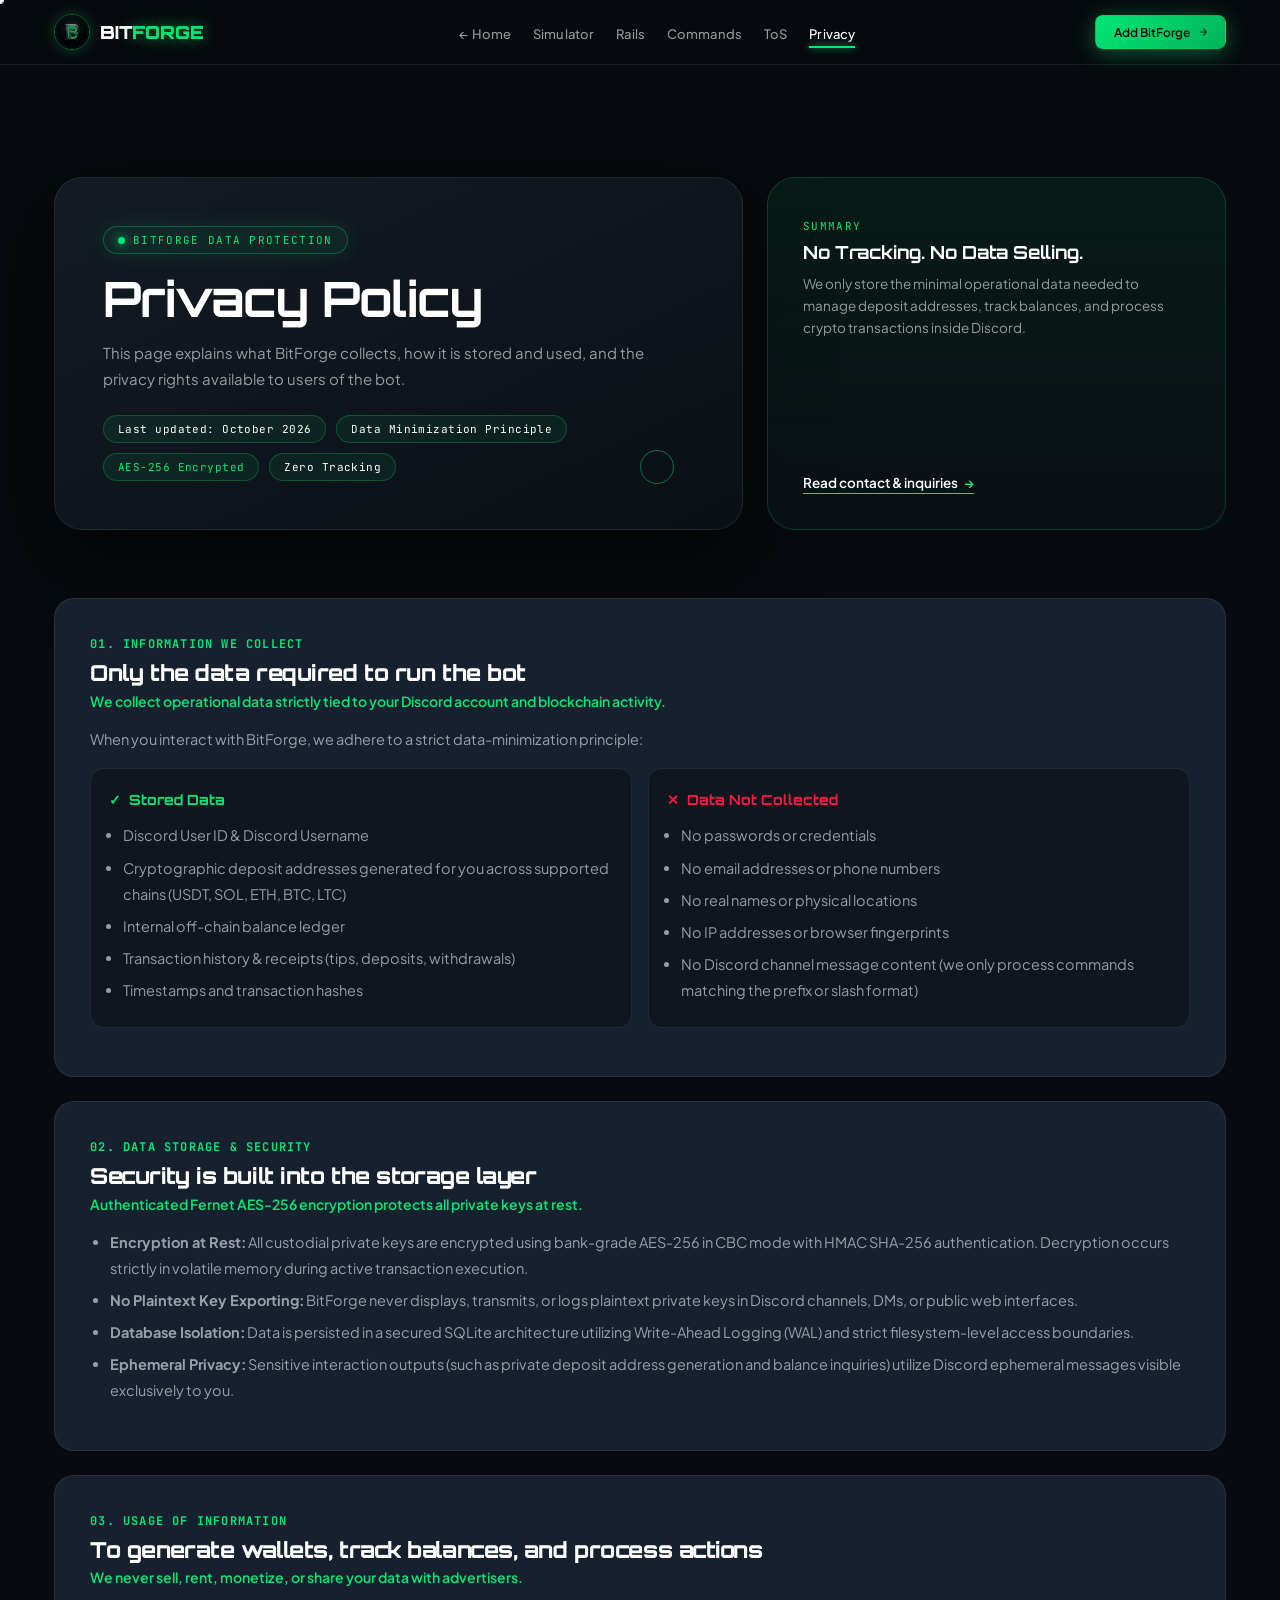
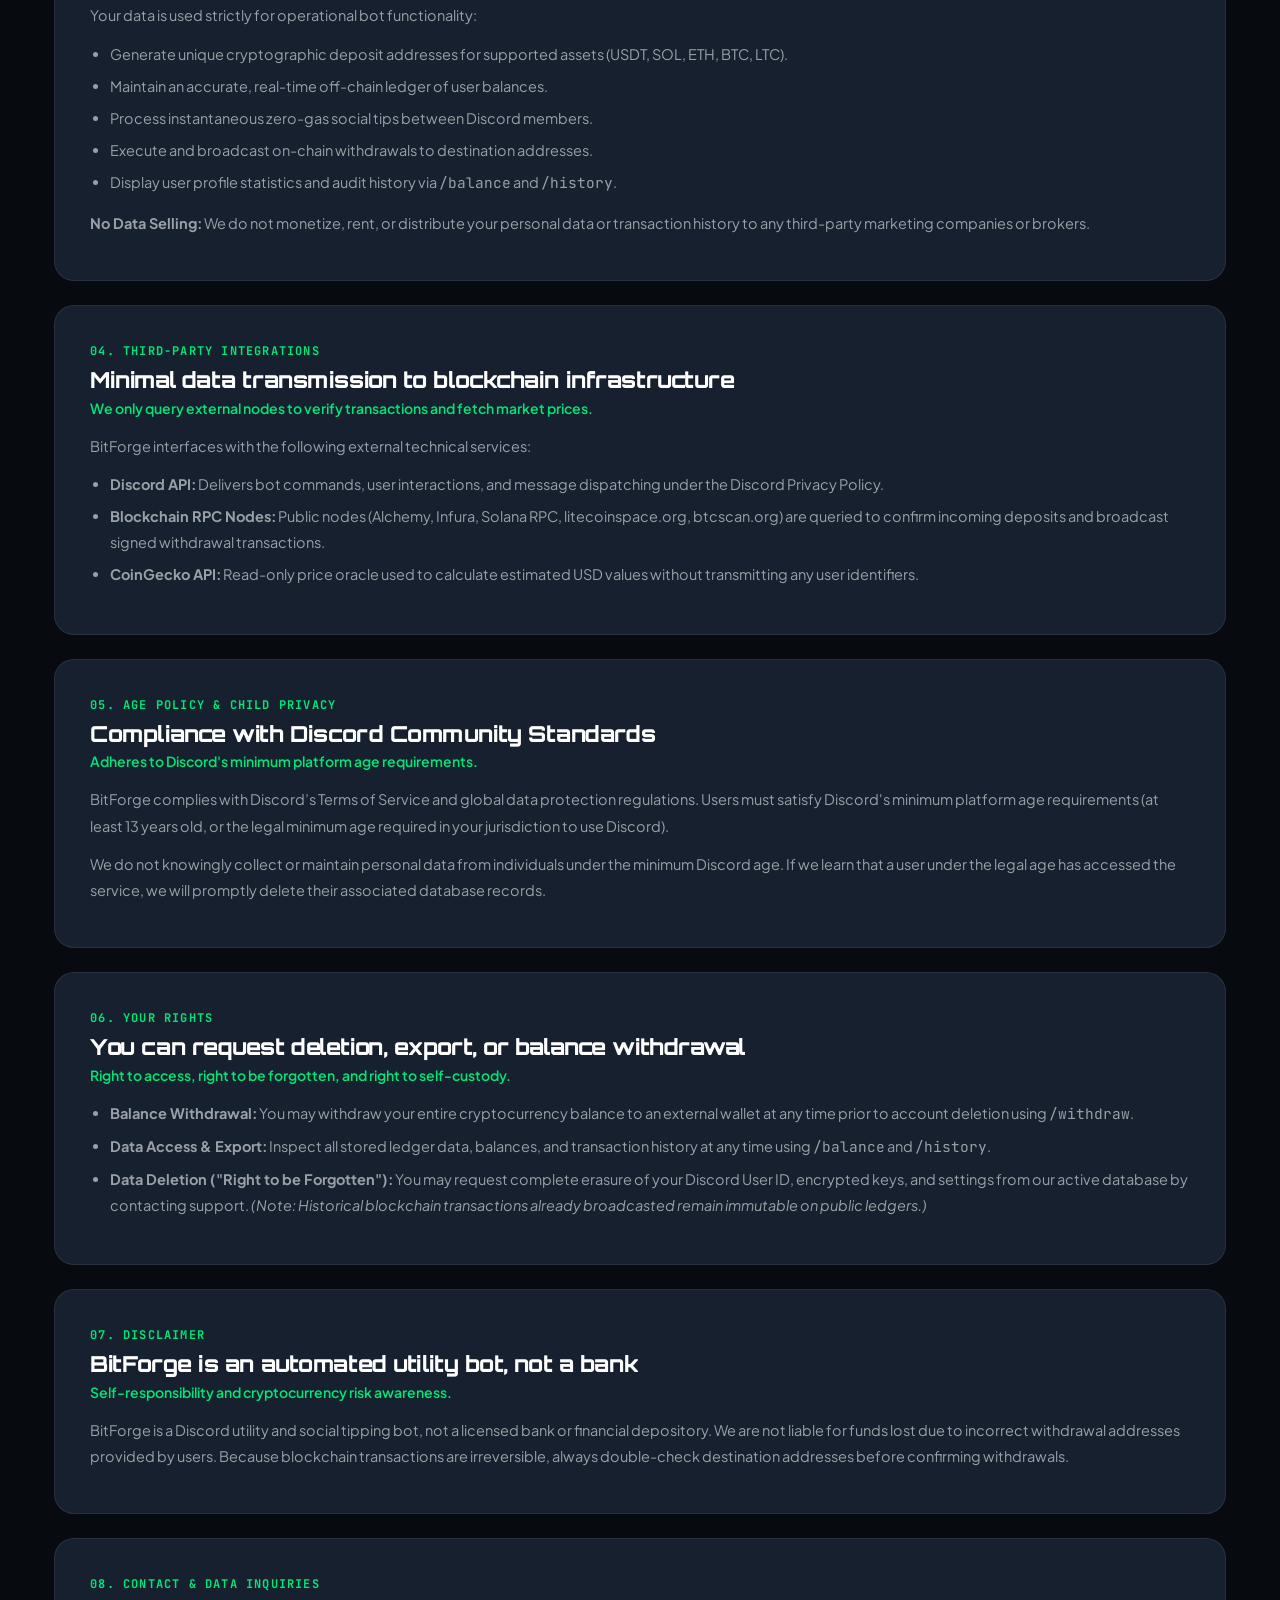
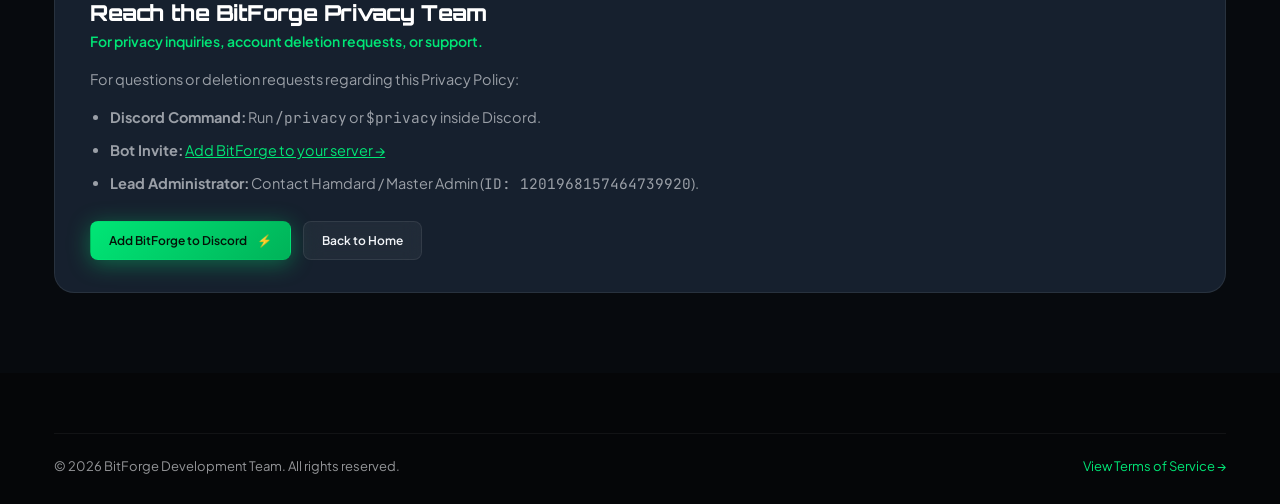
<file: privacy.html>
<!DOCTYPE html>
<html lang="en">
<head>
  <meta charset="UTF-8" />
  <meta name="viewport" content="width=device-width, initial-scale=1.0, maximum-scale=1.0" />
  <title>BitForge — Privacy Policy</title>
  
  <meta name="description" content="Privacy Policy for BitForge, the multi-chain Discord crypto custodial wallet and social tipping bot." />
  <meta name="theme-color" content="#00e676" />
  
  <link rel="icon" type="image/png" href="assets/img/logo.png" />
  
  <!-- Web3 Sci-Fi Google Fonts -->
  <link rel="preconnect" href="https://fonts.googleapis.com" />
  <link rel="preconnect" href="https://fonts.gstatic.com" crossorigin />
  <link href="https://fonts.googleapis.com/css2?family=Orbitron:wght@600;700;800;900&family=Plus+Jakarta+Sans:wght@300;400;500;600;700&family=JetBrains+Mono:wght@400;500;700;800&display=swap" rel="stylesheet" />
  
  <!-- Stylesheets -->
  <link rel="stylesheet" href="css/theme.css" />
  <link rel="stylesheet" href="css/components.css" />

  <style>
    .legal-hero {
      padding: 7rem 0 3rem;
      position: relative;
    }
    .legal-hero-grid {
      display: grid;
      grid-template-columns: 1.2fr 0.8fr;
      gap: 24px;
      align-items: stretch;
    }
    .legal-hero-panel {
      background: linear-gradient(155deg, rgba(20, 28, 38, 0.95), rgba(11, 16, 22, 0.98));
      border: 1px solid var(--border);
      border-radius: var(--r-xl);
      padding: 3rem;
      box-shadow: 0 30px 80px rgba(0, 0, 0, 0.6);
      display: flex;
      flex-direction: column;
      justify-content: space-between;
    }
    .legal-side-panel {
      background: linear-gradient(180deg, rgba(0, 230, 118, 0.08) 0%, rgba(11, 16, 22, 0.95) 100%);
      border: 1px solid rgba(0, 230, 118, 0.2);
      border-radius: var(--r-xl);
      padding: 2.2rem;
      display: flex;
      flex-direction: column;
      justify-content: space-between;
      gap: 16px;
    }
    .legal-chip-row {
      display: flex;
      gap: 10px;
      flex-wrap: wrap;
      margin-top: 1.5rem;
    }
    .legal-chip {
      padding: 6px 14px;
      border-radius: 999px;
      border: 1px solid rgba(0, 230, 118, 0.25);
      background: rgba(0, 230, 118, 0.08);
      font-size: 11px;
      font-family: var(--font-mono);
      color: #ffffff;
      letter-spacing: 0.04em;
    }
    .legal-sections-wrap {
      padding: 20px 0 80px;
    }
    .legal-grid {
      display: flex;
      flex-direction: column;
      gap: 24px;
    }
    .legal-card {
      background: var(--surface);
      border: 1px solid var(--border);
      border-radius: var(--r-lg);
      padding: 2rem 2.2rem;
      transition: border-color 0.2s ease, box-shadow 0.2s ease;
      position: relative;
    }
    .legal-card:hover {
      border-color: rgba(0, 230, 118, 0.35);
      box-shadow: 0 10px 30px rgba(0, 0, 0, 0.4), 0 0 20px rgba(0, 230, 118, 0.08);
    }
    .legal-num-badge {
      font-family: var(--font-mono);
      font-size: 12px;
      font-weight: 700;
      color: var(--neon-green);
      letter-spacing: 0.1em;
      text-transform: uppercase;
      margin-bottom: 8px;
      display: inline-block;
    }
    .legal-card-title {
      font-family: var(--font-orbitron);
      font-size: 22px;
      font-weight: 800;
      color: #ffffff;
      margin-bottom: 6px;
    }
    .legal-takeaway {
      font-size: 14px;
      font-weight: 600;
      color: var(--neon-green);
      margin-bottom: 16px;
      font-family: var(--font-sans);
    }
    .legal-text {
      color: var(--text-muted);
      font-size: 14.5px;
      line-height: 1.8;
    }
    .legal-text p {
      margin-bottom: 12px;
    }
    .legal-text ul, .legal-text ol {
      margin-left: 20px;
      margin-bottom: 14px;
    }
    .legal-text li {
      margin-bottom: 6px;
    }
    .data-box-grid {
      display: grid;
      grid-template-columns: 1fr 1fr;
      gap: 16px;
      margin: 16px 0;
    }
    .data-box {
      background: rgba(0, 0, 0, 0.3);
      border: 1px solid var(--border);
      border-radius: var(--r-md);
      padding: 18px;
    }
    .data-box-title {
      font-family: var(--font-orbitron);
      font-size: 14px;
      font-weight: 700;
      color: #ffffff;
      margin-bottom: 10px;
      display: flex;
      align-items: center;
      gap: 8px;
    }
    .data-box-title.collected {
      color: var(--neon-green);
    }
    .data-box-title.not-collected {
      color: var(--neon-crimson);
    }
    @media (max-width: 900px) {
      .legal-hero-grid {
        grid-template-columns: 1fr;
      }
      .legal-hero-panel {
        padding: 2rem;
      }
      .data-box-grid {
        grid-template-columns: 1fr;
      }
    }
  </style>
</head>
<body>
  <!-- Top Scroll Progress Bar -->
  <div id="scroll-prog"></div>

  <!-- Custom GPU Cyber Cursor -->
  <div class="cur-d" id="cur-d"></div>
  <div class="cur-r" id="cur-r"></div>

  <div class="crt-overlay"></div>

  <div class="site-wrapper">
    <!-- Header Navigation -->
    <header class="site-header">
      <div class="container nav-inner">
        <a href="index.html" class="brand-wrapper">
          <img src="assets/img/logo.png" alt="BitForge Logo" class="brand-logo-img" />
          <span class="brand-name font-orbitron">BIT<span>FORGE</span></span>
        </a>

        <ul class="nav-links">
          <li><a href="index.html" class="nav-link">← Home</a></li>
          <li><a href="index.html#simulator" class="nav-link">Simulator</a></li>
          <li><a href="index.html#chains" class="nav-link">Rails</a></li>
          <li><a href="index.html#commands" class="nav-link">Commands</a></li>
          <li><a href="terms.html" class="nav-link">ToS</a></li>
          <li><a href="privacy.html" class="nav-link active">Privacy</a></li>
        </ul>

        <div class="nav-actions">
          <a href="https://discord.com/oauth2/authorize?client_id=1562395424684244994&permissions=137439071328&integration_type=0&scope=bot+applications.commands" target="_blank" class="btn btn-primary btn-sm">
            <span>Add BitForge</span>
            <span class="font-mono">→</span>
          </a>
        </div>
      </div>
    </header>

    <main class="container">
      <!-- Legal Hero Split Card -->
      <section class="legal-hero">
        <div class="legal-hero-grid">
          <!-- Main Left Panel -->
          <div class="legal-hero-panel">
            <div>
              <div class="cyber-badge" style="margin-bottom: 1rem;">
                <span class="pulse-dot"></span>
                <span>BitForge Data Protection</span>
              </div>
              <h1 class="font-orbitron" style="font-size: clamp(2rem, 3.8vw, 3.2rem); margin-bottom: 0.8rem;">Privacy Policy</h1>
              <p style="color: var(--text-muted); font-size: 15px; line-height: 1.7; max-width: 60ch;">
                This page explains what BitForge collects, how it is stored and used, and the privacy rights available to users of the bot.
              </p>
            </div>

            <div class="legal-chip-row">
              <span class="legal-chip">Last updated: October 2026</span>
              <span class="legal-chip">Data Minimization Principle</span>
              <span class="legal-chip" style="color: var(--neon-green)">AES-256 Encrypted</span>
              <span class="legal-chip">Zero Tracking</span>
            </div>
          </div>

          <!-- Side Summary Card -->
          <div class="legal-side-panel">
            <div>
              <span style="font-family: var(--font-mono); font-size: 11px; text-transform: uppercase; color: var(--neon-green); letter-spacing: 0.12em;">Summary</span>
              <h3 class="font-orbitron" style="font-size: 18px; margin: 8px 0 10px; color: #ffffff;">No Tracking. No Data Selling.</h3>
              <p style="color: var(--text-muted); font-size: 13.5px; line-height: 1.6;">
                We only store the minimal operational data needed to manage deposit addresses, track balances, and process crypto transactions inside Discord.
              </p>
            </div>
            <div>
              <a href="#contact" style="display: inline-flex; align-items: center; gap: 6px; color: #ffffff; text-decoration: none; font-size: 13.5px; font-weight: 600; border-bottom: 1px solid var(--neon-green); padding-bottom: 2px;">
                <span>Read contact & inquiries</span>
                <span style="color: var(--neon-green)">→</span>
              </a>
            </div>
          </div>
        </div>
      </section>

      <!-- Privacy Sections Grid -->
      <section class="legal-sections-wrap">
        <div class="legal-grid">
          <!-- 1. Information We Collect -->
          <div class="legal-card" id="section-1">
            <span class="legal-num-badge">01. Information We Collect</span>
            <h2 class="legal-card-title">Only the data required to run the bot</h2>
            <div class="legal-takeaway">We collect operational data strictly tied to your Discord account and blockchain activity.</div>
            <div class="legal-text">
              <p>When you interact with BitForge, we adhere to a strict data-minimization principle:</p>

              <div class="data-box-grid">
                <!-- Stored Data -->
                <div class="data-box">
                  <div class="data-box-title collected">
                    <span>✓</span> Stored Data
                  </div>
                  <ul style="margin-left: 14px; margin-bottom: 0;">
                    <li>Discord User ID & Discord Username</li>
                    <li>Cryptographic deposit addresses generated for you across supported chains (USDT, SOL, ETH, BTC, LTC)</li>
                    <li>Internal off-chain balance ledger</li>
                    <li>Transaction history & receipts (tips, deposits, withdrawals)</li>
                    <li>Timestamps and transaction hashes</li>
                  </ul>
                </div>

                <!-- Not Collected -->
                <div class="data-box">
                  <div class="data-box-title not-collected">
                    <span>✕</span> Data Not Collected
                  </div>
                  <ul style="margin-left: 14px; margin-bottom: 0;">
                    <li>No passwords or credentials</li>
                    <li>No email addresses or phone numbers</li>
                    <li>No real names or physical locations</li>
                    <li>No IP addresses or browser fingerprints</li>
                    <li>No Discord channel message content (we only process commands matching the prefix or slash format)</li>
                  </ul>
                </div>
              </div>
            </div>
          </div>

          <!-- 2. How We Store Your Data -->
          <div class="legal-card" id="section-2">
            <span class="legal-num-badge">02. Data Storage & Security</span>
            <h2 class="legal-card-title">Security is built into the storage layer</h2>
            <div class="legal-takeaway">Authenticated Fernet AES-256 encryption protects all private keys at rest.</div>
            <div class="legal-text">
              <ul>
                <li><strong>Encryption at Rest:</strong> All custodial private keys are encrypted using bank-grade AES-256 in CBC mode with HMAC SHA-256 authentication. Decryption occurs strictly in volatile memory during active transaction execution.</li>
                <li><strong>No Plaintext Key Exporting:</strong> BitForge never displays, transmits, or logs plaintext private keys in Discord channels, DMs, or public web interfaces.</li>
                <li><strong>Database Isolation:</strong> Data is persisted in a secured SQLite architecture utilizing Write-Ahead Logging (WAL) and strict filesystem-level access boundaries.</li>
                <li><strong>Ephemeral Privacy:</strong> Sensitive interaction outputs (such as private deposit address generation and balance inquiries) utilize Discord ephemeral messages visible exclusively to you.</li>
              </ul>
            </div>
          </div>

          <!-- 3. How We Use Your Data -->
          <div class="legal-card" id="section-3">
            <span class="legal-num-badge">03. Usage of Information</span>
            <h2 class="legal-card-title">To generate wallets, track balances, and process actions</h2>
            <div class="legal-takeaway">We never sell, rent, monetize, or share your data with advertisers.</div>
            <div class="legal-text">
              <p>Your data is used strictly for operational bot functionality:</p>
              <ul>
                <li>Generate unique cryptographic deposit addresses for supported assets (USDT, SOL, ETH, BTC, LTC).</li>
                <li>Maintain an accurate, real-time off-chain ledger of user balances.</li>
                <li>Process instantaneous zero-gas social tips between Discord members.</li>
                <li>Execute and broadcast on-chain withdrawals to destination addresses.</li>
                <li>Display user profile statistics and audit history via <code class="font-mono">/balance</code> and <code class="font-mono">/history</code>.</li>
              </ul>
              <p>
                <strong>No Data Selling:</strong> We do not monetize, rent, or distribute your personal data or transaction history to any third-party marketing companies or brokers.
              </p>
            </div>
          </div>

          <!-- 4. Third-Party Services -->
          <div class="legal-card" id="section-4">
            <span class="legal-num-badge">04. Third-Party Integrations</span>
            <h2 class="legal-card-title">Minimal data transmission to blockchain infrastructure</h2>
            <div class="legal-takeaway">We only query external nodes to verify transactions and fetch market prices.</div>
            <div class="legal-text">
              <p>BitForge interfaces with the following external technical services:</p>
              <ul>
                <li><strong>Discord API:</strong> Delivers bot commands, user interactions, and message dispatching under the Discord Privacy Policy.</li>
                <li><strong>Blockchain RPC Nodes:</strong> Public nodes (Alchemy, Infura, Solana RPC, litecoinspace.org, btcscan.org) are queried to confirm incoming deposits and broadcast signed withdrawal transactions.</li>
                <li><strong>CoinGecko API:</strong> Read-only price oracle used to calculate estimated USD values without transmitting any user identifiers.</li>
              </ul>
            </div>
          </div>

          <!-- 5. Age Policy & Child Privacy (NO 18+ REQUIREMENT) -->
          <div class="legal-card" id="section-5">
            <span class="legal-num-badge">05. Age Policy & Child Privacy</span>
            <h2 class="legal-card-title">Compliance with Discord Community Standards</h2>
            <div class="legal-takeaway">Adheres to Discord's minimum platform age requirements.</div>
            <div class="legal-text">
              <p>
                BitForge complies with Discord’s Terms of Service and global data protection regulations. Users must satisfy Discord's minimum platform age requirements (at least 13 years old, or the legal minimum age required in your jurisdiction to use Discord).
              </p>
              <p>
                We do not knowingly collect or maintain personal data from individuals under the minimum Discord age. If we learn that a user under the legal age has accessed the service, we will promptly delete their associated database records.
              </p>
            </div>
          </div>

          <!-- 6. Your Rights & Data Deletion -->
          <div class="legal-card" id="section-6">
            <span class="legal-num-badge">06. Your Rights</span>
            <h2 class="legal-card-title">You can request deletion, export, or balance withdrawal</h2>
            <div class="legal-takeaway">Right to access, right to be forgotten, and right to self-custody.</div>
            <div class="legal-text">
              <ul>
                <li><strong>Balance Withdrawal:</strong> You may withdraw your entire cryptocurrency balance to an external wallet at any time prior to account deletion using <code class="font-mono">/withdraw</code>.</li>
                <li><strong>Data Access & Export:</strong> Inspect all stored ledger data, balances, and transaction history at any time using <code class="font-mono">/balance</code> and <code class="font-mono">/history</code>.</li>
                <li><strong>Data Deletion ("Right to be Forgotten"):</strong> You may request complete erasure of your Discord User ID, encrypted keys, and settings from our active database by contacting support. <em>(Note: Historical blockchain transactions already broadcasted remain immutable on public ledgers.)</em></li>
              </ul>
            </div>
          </div>

          <!-- 7. Disclaimer & Service Model -->
          <div class="legal-card" id="section-7">
            <span class="legal-num-badge">07. Disclaimer</span>
            <h2 class="legal-card-title">BitForge is an automated utility bot, not a bank</h2>
            <div class="legal-takeaway">Self-responsibility and cryptocurrency risk awareness.</div>
            <div class="legal-text">
              <p>
                BitForge is a Discord utility and social tipping bot, not a licensed bank or financial depository. We are not liable for funds lost due to incorrect withdrawal addresses provided by users. Because blockchain transactions are irreversible, always double-check destination addresses before confirming withdrawals.
              </p>
            </div>
          </div>

          <!-- 8. Contact & Data Inquiries -->
          <div class="legal-card" id="contact">
            <span class="legal-num-badge">08. Contact & Data Inquiries</span>
            <h2 class="legal-card-title">Reach the BitForge Privacy Team</h2>
            <div class="legal-takeaway">For privacy inquiries, account deletion requests, or support.</div>
            <div class="legal-text">
              <p>For questions or deletion requests regarding this Privacy Policy:</p>
              <ul>
                <li><strong>Discord Command:</strong> Run <code class="font-mono">/privacy</code> or <code class="font-mono">$privacy</code> inside Discord.</li>
                <li><strong>Bot Invite:</strong> <a href="https://discord.com/oauth2/authorize?client_id=1562395424684244994&permissions=137439071328&integration_type=0&scope=bot+applications.commands" target="_blank" style="color:var(--neon-green)">Add BitForge to your server →</a></li>
                <li><strong>Lead Administrator:</strong> Contact Hamdard / Master Admin (<code class="font-mono">ID: 1201968157464739920</code>).</li>
              </ul>
              <div style="margin-top: 24px; display: flex; gap: 12px; flex-wrap: wrap;">
                <a href="https://discord.com/oauth2/authorize?client_id=1562395424684244994&permissions=137439071328&integration_type=0&scope=bot+applications.commands" target="_blank" class="btn btn-primary btn-sm">
                  <span>Add BitForge to Discord</span>
                  <span>⚡</span>
                </a>
                <a href="index.html" class="btn btn-glass btn-sm">
                  <span>Back to Home</span>
                </a>
              </div>
            </div>
          </div>
        </div>
      </section>
    </main>

    <!-- Footer -->
    <footer class="site-footer">
      <div class="container">
        <div class="footer-bottom">
          <span>&copy; 2026 BitForge Development Team. All rights reserved.</span>
          <span><a href="terms.html" style="color: var(--neon-green); text-decoration: none;">View Terms of Service →</a></span>
        </div>
      </div>
    </footer>
  </div>

  <script src="js/main.js"></script>
</body>
</html>
</file>
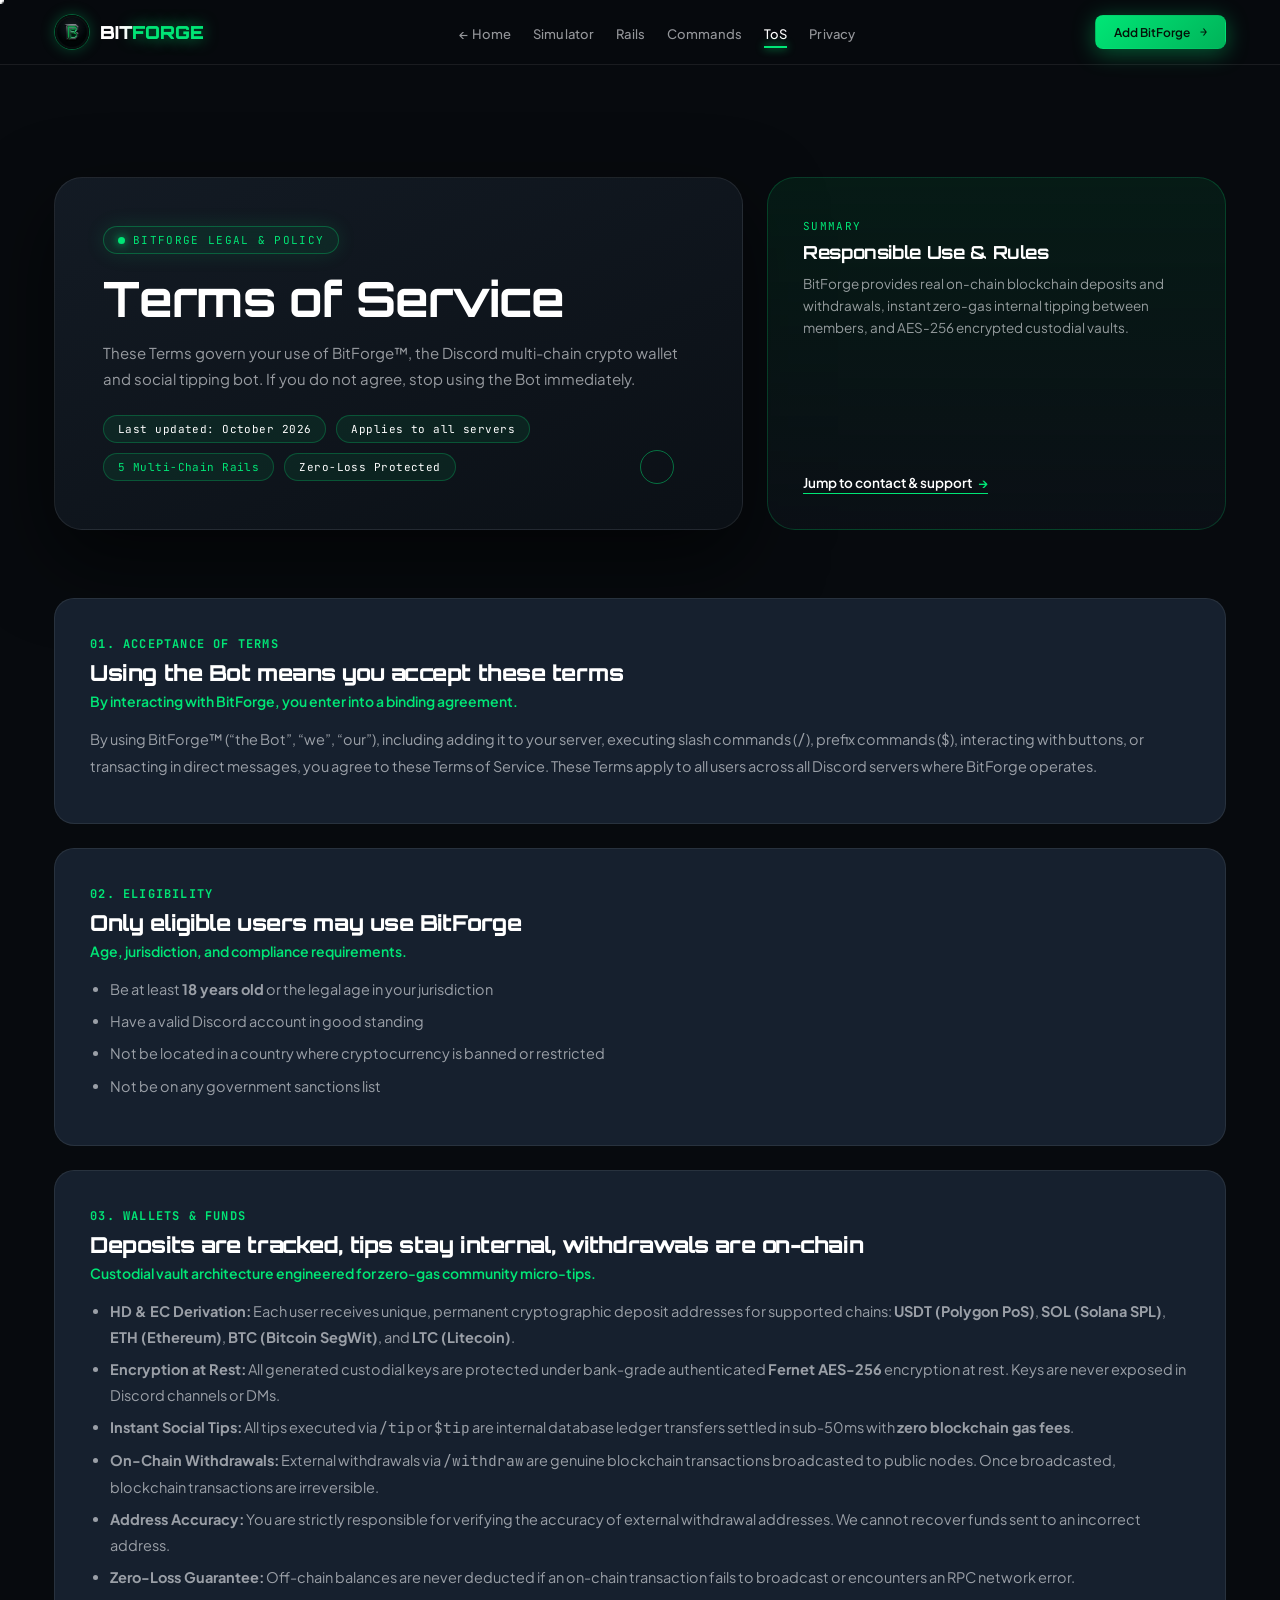
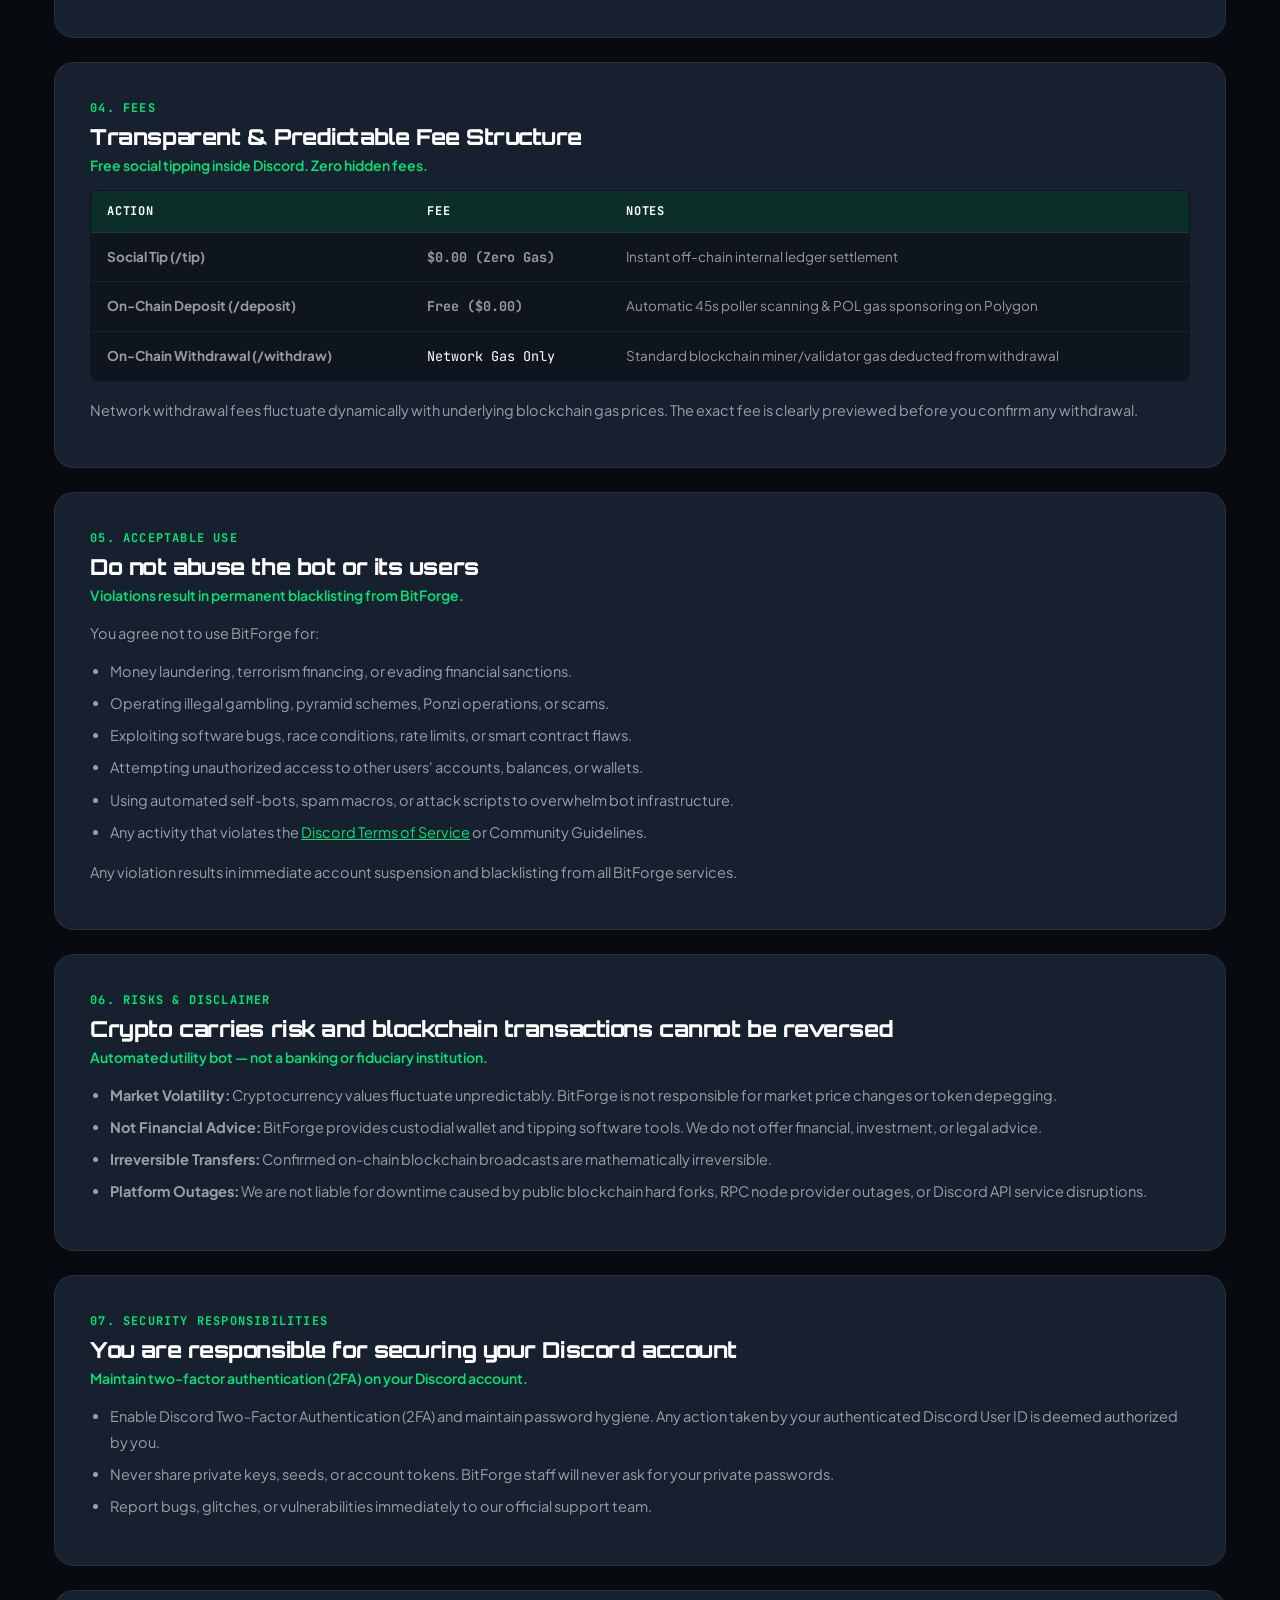
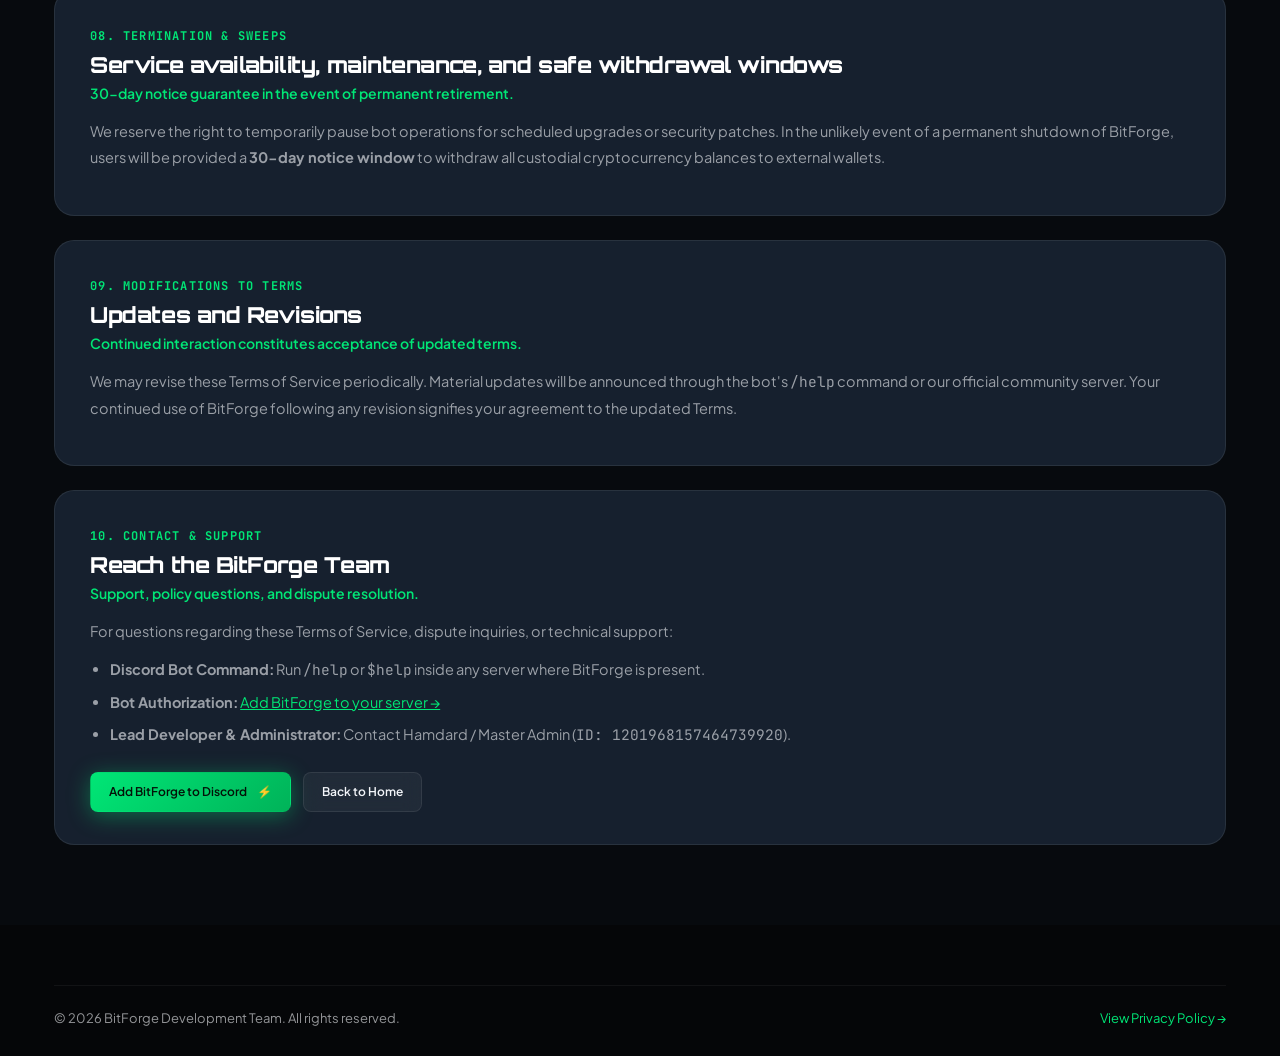
<file: terms.html>
<!DOCTYPE html>
<html lang="en">
<head>
  <meta charset="UTF-8" />
  <meta name="viewport" content="width=device-width, initial-scale=1.0, maximum-scale=1.0" />
  <title>BitForge — Terms of Service</title>
  
  <meta name="description" content="Terms of Service for BitForge, the multi-chain Discord crypto custodial wallet and social tipping bot." />
  <meta name="theme-color" content="#00e676" />
  
  <link rel="icon" type="image/png" href="assets/img/logo.png" />
  
  <!-- Web3 Sci-Fi Google Fonts -->
  <link rel="preconnect" href="https://fonts.googleapis.com" />
  <link rel="preconnect" href="https://fonts.gstatic.com" crossorigin />
  <link href="https://fonts.googleapis.com/css2?family=Orbitron:wght@600;700;800;900&family=Plus+Jakarta+Sans:wght@300;400;500;600;700&family=JetBrains+Mono:wght@400;500;700;800&display=swap" rel="stylesheet" />
  
  <!-- Stylesheets -->
  <link rel="stylesheet" href="css/theme.css" />
  <link rel="stylesheet" href="css/components.css" />

  <style>
    .legal-hero {
      padding: 7rem 0 3rem;
      position: relative;
    }
    .legal-hero-grid {
      display: grid;
      grid-template-columns: 1.2fr 0.8fr;
      gap: 24px;
      align-items: stretch;
    }
    .legal-hero-panel {
      background: linear-gradient(155deg, rgba(20, 28, 38, 0.95), rgba(11, 16, 22, 0.98));
      border: 1px solid var(--border);
      border-radius: var(--r-xl);
      padding: 3rem;
      box-shadow: 0 30px 80px rgba(0, 0, 0, 0.6);
      display: flex;
      flex-direction: column;
      justify-content: space-between;
    }
    .legal-side-panel {
      background: linear-gradient(180deg, rgba(0, 230, 118, 0.08) 0%, rgba(11, 16, 22, 0.95) 100%);
      border: 1px solid rgba(0, 230, 118, 0.2);
      border-radius: var(--r-xl);
      padding: 2.2rem;
      display: flex;
      flex-direction: column;
      justify-content: space-between;
      gap: 16px;
    }
    .legal-chip-row {
      display: flex;
      gap: 10px;
      flex-wrap: wrap;
      margin-top: 1.5rem;
    }
    .legal-chip {
      padding: 6px 14px;
      border-radius: 999px;
      border: 1px solid rgba(0, 230, 118, 0.25);
      background: rgba(0, 230, 118, 0.08);
      font-size: 11px;
      font-family: var(--font-mono);
      color: #ffffff;
      letter-spacing: 0.04em;
    }
    .legal-sections-wrap {
      padding: 20px 0 80px;
    }
    .legal-grid {
      display: flex;
      flex-direction: column;
      gap: 24px;
    }
    .legal-card {
      background: var(--surface);
      border: 1px solid var(--border);
      border-radius: var(--r-lg);
      padding: 2rem 2.2rem;
      transition: border-color 0.2s ease, box-shadow 0.2s ease;
      position: relative;
    }
    .legal-card:hover {
      border-color: rgba(0, 230, 118, 0.35);
      box-shadow: 0 10px 30px rgba(0, 0, 0, 0.4), 0 0 20px rgba(0, 230, 118, 0.08);
    }
    .legal-num-badge {
      font-family: var(--font-mono);
      font-size: 12px;
      font-weight: 700;
      color: var(--neon-green);
      letter-spacing: 0.1em;
      text-transform: uppercase;
      margin-bottom: 8px;
      display: inline-block;
    }
    .legal-card-title {
      font-family: var(--font-orbitron);
      font-size: 22px;
      font-weight: 800;
      color: #ffffff;
      margin-bottom: 6px;
    }
    .legal-takeaway {
      font-size: 14px;
      font-weight: 600;
      color: var(--neon-green);
      margin-bottom: 16px;
      font-family: var(--font-sans);
    }
    .legal-text {
      color: var(--text-muted);
      font-size: 14.5px;
      line-height: 1.8;
    }
    .legal-text p {
      margin-bottom: 12px;
    }
    .legal-text ul, .legal-text ol {
      margin-left: 20px;
      margin-bottom: 14px;
    }
    .legal-text li {
      margin-bottom: 6px;
    }
    .fee-table {
      width: 100%;
      border-collapse: collapse;
      margin: 16px 0;
      font-size: 13.5px;
      background: rgba(0, 0, 0, 0.35);
      border-radius: var(--r-sm);
      overflow: hidden;
      border: 1px solid var(--border);
    }
    .fee-table th {
      background: rgba(0, 230, 118, 0.12);
      color: #ffffff;
      font-family: var(--font-mono);
      text-align: left;
      padding: 10px 16px;
      font-size: 12px;
      text-transform: uppercase;
      letter-spacing: 0.06em;
      border-bottom: 1px solid var(--border);
    }
    .fee-table td {
      padding: 12px 16px;
      border-bottom: 1px solid rgba(255, 255, 255, 0.05);
      color: var(--text-muted);
    }
    .fee-table tr:last-child td {
      border-bottom: none;
    }
    .fee-free {
      color: var(--neon-green);
      font-weight: 700;
      font-family: var(--font-mono);
    }
    @media (max-width: 900px) {
      .legal-hero-grid {
        grid-template-columns: 1fr;
      }
      .legal-hero-panel {
        padding: 2rem;
      }
    }
  </style>
</head>
<body>
  <!-- Top Scroll Progress Bar -->
  <div id="scroll-prog"></div>

  <!-- Custom GPU Cyber Cursor -->
  <div class="cur-d" id="cur-d"></div>
  <div class="cur-r" id="cur-r"></div>

  <div class="crt-overlay"></div>

  <div class="site-wrapper">
    <!-- Header Navigation -->
    <header class="site-header">
      <div class="container nav-inner">
        <a href="index.html" class="brand-wrapper">
          <img src="assets/img/logo.png" alt="BitForge Logo" class="brand-logo-img" />
          <span class="brand-name font-orbitron">BIT<span>FORGE</span></span>
        </a>

        <ul class="nav-links">
          <li><a href="index.html" class="nav-link">← Home</a></li>
          <li><a href="index.html#simulator" class="nav-link">Simulator</a></li>
          <li><a href="index.html#chains" class="nav-link">Rails</a></li>
          <li><a href="index.html#commands" class="nav-link">Commands</a></li>
          <li><a href="terms.html" class="nav-link active">ToS</a></li>
          <li><a href="privacy.html" class="nav-link">Privacy</a></li>
        </ul>

        <div class="nav-actions">
          <a href="https://discord.com/oauth2/authorize?client_id=1562395424684244994&permissions=137439071328&integration_type=0&scope=bot+applications.commands" target="_blank" class="btn btn-primary btn-sm">
            <span>Add BitForge</span>
            <span class="font-mono">→</span>
          </a>
        </div>
      </div>
    </header>

    <main class="container">
      <!-- Legal Hero Split Card -->
      <section class="legal-hero">
        <div class="legal-hero-grid">
          <!-- Main Left Panel -->
          <div class="legal-hero-panel">
            <div>
              <div class="cyber-badge" style="margin-bottom: 1rem;">
                <span class="pulse-dot"></span>
                <span>BitForge Legal & Policy</span>
              </div>
              <h1 class="font-orbitron" style="font-size: clamp(2rem, 3.8vw, 3.2rem); margin-bottom: 0.8rem;">Terms of Service</h1>
              <p style="color: var(--text-muted); font-size: 15px; line-height: 1.7; max-width: 60ch;">
                These Terms govern your use of BitForge™, the Discord multi-chain crypto wallet and social tipping bot. If you do not agree, stop using the Bot immediately.
              </p>
            </div>

            <div class="legal-chip-row">
              <span class="legal-chip">Last updated: October 2026</span>
              <span class="legal-chip">Applies to all servers</span>
              <span class="legal-chip" style="color: var(--neon-green)">5 Multi-Chain Rails</span>
              <span class="legal-chip">Zero-Loss Protected</span>
            </div>
          </div>

          <!-- Side Summary Card -->
          <div class="legal-side-panel">
            <div>
              <span style="font-family: var(--font-mono); font-size: 11px; text-transform: uppercase; color: var(--neon-green); letter-spacing: 0.12em;">Summary</span>
              <h3 class="font-orbitron" style="font-size: 18px; margin: 8px 0 10px; color: #ffffff;">Responsible Use & Rules</h3>
              <p style="color: var(--text-muted); font-size: 13.5px; line-height: 1.6;">
                BitForge provides real on-chain blockchain deposits and withdrawals, instant zero-gas internal tipping between members, and AES-256 encrypted custodial vaults.
              </p>
            </div>
            <div>
              <a href="#contact" style="display: inline-flex; align-items: center; gap: 6px; color: #ffffff; text-decoration: none; font-size: 13.5px; font-weight: 600; border-bottom: 1px solid var(--neon-green); padding-bottom: 2px;">
                <span>Jump to contact & support</span>
                <span style="color: var(--neon-green)">→</span>
              </a>
            </div>
          </div>
        </div>
      </section>

      <!-- Terms Sections Grid -->
      <section class="legal-sections-wrap">
        <div class="legal-grid">
          <!-- 1. Acceptance of Terms -->
          <div class="legal-card" id="section-1">
            <span class="legal-num-badge">01. Acceptance of Terms</span>
            <h2 class="legal-card-title">Using the Bot means you accept these terms</h2>
            <div class="legal-takeaway">By interacting with BitForge, you enter into a binding agreement.</div>
            <div class="legal-text">
              <p>
                By using BitForge™ (“the Bot”, “we”, “our”), including adding it to your server, executing slash commands (<code class="font-mono">/</code>), prefix commands (<code class="font-mono">$</code>), interacting with buttons, or transacting in direct messages, you agree to these Terms of Service. These Terms apply to all users across all Discord servers where BitForge operates.
              </p>
            </div>
          </div>

          <!-- 2. Eligibility -->
          <div class="legal-card" id="section-2">
            <span class="legal-num-badge">02. Eligibility</span>
            <h2 class="legal-card-title">Only eligible users may use BitForge</h2>
            <div class="legal-takeaway">Age, jurisdiction, and compliance requirements.</div>
            <div class="legal-text">
              <ul>
                <li>Be at least <strong>18 years old</strong> or the legal age in your jurisdiction</li>
                <li>Have a valid Discord account in good standing</li>
                <li>Not be located in a country where cryptocurrency is banned or restricted</li>
                <li>Not be on any government sanctions list</li>
              </ul>
            </div>
          </div>

          <!-- 3. Wallets, Vaults & Funds -->
          <div class="legal-card" id="section-3">
            <span class="legal-num-badge">03. Wallets & Funds</span>
            <h2 class="legal-card-title">Deposits are tracked, tips stay internal, withdrawals are on-chain</h2>
            <div class="legal-takeaway">Custodial vault architecture engineered for zero-gas community micro-tips.</div>
            <div class="legal-text">
              <ul>
                <li><strong>HD & EC Derivation:</strong> Each user receives unique, permanent cryptographic deposit addresses for supported chains: <strong>USDT (Polygon PoS)</strong>, <strong>SOL (Solana SPL)</strong>, <strong>ETH (Ethereum)</strong>, <strong>BTC (Bitcoin SegWit)</strong>, and <strong>LTC (Litecoin)</strong>.</li>
                <li><strong>Encryption at Rest:</strong> All generated custodial keys are protected under bank-grade authenticated <strong>Fernet AES-256</strong> encryption at rest. Keys are never exposed in Discord channels or DMs.</li>
                <li><strong>Instant Social Tips:</strong> All tips executed via <code class="font-mono">/tip</code> or <code class="font-mono">$tip</code> are internal database ledger transfers settled in sub-50ms with <strong>zero blockchain gas fees</strong>.</li>
                <li><strong>On-Chain Withdrawals:</strong> External withdrawals via <code class="font-mono">/withdraw</code> are genuine blockchain transactions broadcasted to public nodes. Once broadcasted, blockchain transactions are irreversible.</li>
                <li><strong>Address Accuracy:</strong> You are strictly responsible for verifying the accuracy of external withdrawal addresses. We cannot recover funds sent to an incorrect address.</li>
                <li><strong>Zero-Loss Guarantee:</strong> Off-chain balances are never deducted if an on-chain transaction fails to broadcast or encounters an RPC network error.</li>
              </ul>
            </div>
          </div>

          <!-- 4. Fees -->
          <div class="legal-card" id="section-4">
            <span class="legal-num-badge">04. Fees</span>
            <h2 class="legal-card-title">Transparent & Predictable Fee Structure</h2>
            <div class="legal-takeaway">Free social tipping inside Discord. Zero hidden fees.</div>
            <div class="legal-text">
              <table class="fee-table">
                <thead>
                  <tr>
                    <th>Action</th>
                    <th>Fee</th>
                    <th>Notes</th>
                  </tr>
                </thead>
                <tbody>
                  <tr>
                    <td><strong>Social Tip (/tip)</strong></td>
                    <td class="fee-free">$0.00 (Zero Gas)</td>
                    <td>Instant off-chain internal ledger settlement</td>
                  </tr>
                  <tr>
                    <td><strong>On-Chain Deposit (/deposit)</strong></td>
                    <td class="fee-free">Free ($0.00)</td>
                    <td>Automatic 45s poller scanning & POL gas sponsoring on Polygon</td>
                  </tr>
                  <tr>
                    <td><strong>On-Chain Withdrawal (/withdraw)</strong></td>
                    <td style="color:#ffffff; font-family:var(--font-mono)">Network Gas Only</td>
                    <td>Standard blockchain miner/validator gas deducted from withdrawal</td>
                  </tr>
                </tbody>
              </table>
              <p>Network withdrawal fees fluctuate dynamically with underlying blockchain gas prices. The exact fee is clearly previewed before you confirm any withdrawal.</p>
            </div>
          </div>

          <!-- 5. Acceptable Use -->
          <div class="legal-card" id="section-5">
            <span class="legal-num-badge">05. Acceptable Use</span>
            <h2 class="legal-card-title">Do not abuse the bot or its users</h2>
            <div class="legal-takeaway">Violations result in permanent blacklisting from BitForge.</div>
            <div class="legal-text">
              <p>You agree not to use BitForge for:</p>
              <ul>
                <li>Money laundering, terrorism financing, or evading financial sanctions.</li>
                <li>Operating illegal gambling, pyramid schemes, Ponzi operations, or scams.</li>
                <li>Exploiting software bugs, race conditions, rate limits, or smart contract flaws.</li>
                <li>Attempting unauthorized access to other users' accounts, balances, or wallets.</li>
                <li>Using automated self-bots, spam macros, or attack scripts to overwhelm bot infrastructure.</li>
                <li>Any activity that violates the <a href="https://discord.com/terms" target="_blank" style="color:var(--neon-green)">Discord Terms of Service</a> or Community Guidelines.</li>
              </ul>
              <p>Any violation results in immediate account suspension and blacklisting from all BitForge services.</p>
            </div>
          </div>

          <!-- 6. Risks & Disclaimers -->
          <div class="legal-card" id="section-6">
            <span class="legal-num-badge">06. Risks & Disclaimer</span>
            <h2 class="legal-card-title">Crypto carries risk and blockchain transactions cannot be reversed</h2>
            <div class="legal-takeaway">Automated utility bot — not a banking or fiduciary institution.</div>
            <div class="legal-text">
              <ul>
                <li><strong>Market Volatility:</strong> Cryptocurrency values fluctuate unpredictably. BitForge is not responsible for market price changes or token depegging.</li>
                <li><strong>Not Financial Advice:</strong> BitForge provides custodial wallet and tipping software tools. We do not offer financial, investment, or legal advice.</li>
                <li><strong>Irreversible Transfers:</strong> Confirmed on-chain blockchain broadcasts are mathematically irreversible.</li>
                <li><strong>Platform Outages:</strong> We are not liable for downtime caused by public blockchain hard forks, RPC node provider outages, or Discord API service disruptions.</li>
              </ul>
            </div>
          </div>

          <!-- 7. Security Responsibilities -->
          <div class="legal-card" id="section-7">
            <span class="legal-num-badge">07. Security Responsibilities</span>
            <h2 class="legal-card-title">You are responsible for securing your Discord account</h2>
            <div class="legal-takeaway">Maintain two-factor authentication (2FA) on your Discord account.</div>
            <div class="legal-text">
              <ul>
                <li>Enable Discord Two-Factor Authentication (2FA) and maintain password hygiene. Any action taken by your authenticated Discord User ID is deemed authorized by you.</li>
                <li>Never share private keys, seeds, or account tokens. BitForge staff will never ask for your private passwords.</li>
                <li>Report bugs, glitches, or vulnerabilities immediately to our official support team.</li>
              </ul>
            </div>
          </div>

          <!-- 8. Service Availability & Termination -->
          <div class="legal-card" id="section-8">
            <span class="legal-num-badge">08. Termination & Sweeps</span>
            <h2 class="legal-card-title">Service availability, maintenance, and safe withdrawal windows</h2>
            <div class="legal-takeaway">30-day notice guarantee in the event of permanent retirement.</div>
            <div class="legal-text">
              <p>
                We reserve the right to temporarily pause bot operations for scheduled upgrades or security patches. In the unlikely event of a permanent shutdown of BitForge, users will be provided a <strong>30-day notice window</strong> to withdraw all custodial cryptocurrency balances to external wallets.
              </p>
            </div>
          </div>

          <!-- 9. Modifications -->
          <div class="legal-card" id="section-9">
            <span class="legal-num-badge">09. Modifications to Terms</span>
            <h2 class="legal-card-title">Updates and Revisions</h2>
            <div class="legal-takeaway">Continued interaction constitutes acceptance of updated terms.</div>
            <div class="legal-text">
              <p>
                We may revise these Terms of Service periodically. Material updates will be announced through the bot's <code class="font-mono">/help</code> command or our official community server. Your continued use of BitForge following any revision signifies your agreement to the updated Terms.
              </p>
            </div>
          </div>

          <!-- 10. Contact & Support -->
          <div class="legal-card" id="contact">
            <span class="legal-num-badge">10. Contact & Support</span>
            <h2 class="legal-card-title">Reach the BitForge Team</h2>
            <div class="legal-takeaway">Support, policy questions, and dispute resolution.</div>
            <div class="legal-text">
              <p>For questions regarding these Terms of Service, dispute inquiries, or technical support:</p>
              <ul>
                <li><strong>Discord Bot Command:</strong> Run <code class="font-mono">/help</code> or <code class="font-mono">$help</code> inside any server where BitForge is present.</li>
                <li><strong>Bot Authorization:</strong> <a href="https://discord.com/oauth2/authorize?client_id=1562395424684244994&permissions=137439071328&integration_type=0&scope=bot+applications.commands" target="_blank" style="color:var(--neon-green)">Add BitForge to your server →</a></li>
                <li><strong>Lead Developer & Administrator:</strong> Contact Hamdard / Master Admin (<code class="font-mono">ID: 1201968157464739920</code>).</li>
              </ul>
              <div style="margin-top: 24px; display: flex; gap: 12px; flex-wrap: wrap;">
                <a href="https://discord.com/oauth2/authorize?client_id=1562395424684244994&permissions=137439071328&integration_type=0&scope=bot+applications.commands" target="_blank" class="btn btn-primary btn-sm">
                  <span>Add BitForge to Discord</span>
                  <span>⚡</span>
                </a>
                <a href="index.html" class="btn btn-glass btn-sm">
                  <span>Back to Home</span>
                </a>
              </div>
            </div>
          </div>
        </div>
      </section>
    </main>

    <!-- Footer -->
    <footer class="site-footer">
      <div class="container">
        <div class="footer-bottom">
          <span>&copy; 2026 BitForge Development Team. All rights reserved.</span>
          <span><a href="privacy.html" style="color: var(--neon-green); text-decoration: none;">View Privacy Policy →</a></span>
        </div>
      </div>
    </footer>
  </div>

  <script src="js/main.js"></script>
</body>
</html>
</file>
<file: css/theme.css>
/* ==========================================================================
   BITFORGE — HIGH-VOLTAGE GREEN NEON CYBERNETIC DESIGN SYSTEM
   Inspired by elite Web3 interfaces (Orbitron + Neon Emerald #00e676 + Obsidian #070a0e)
   ========================================================================== */

:root {
  --bg: #070a0e;
  --bg2: #0c1118;
  --bg3: #121924;
  --surface: #16202e;
  --surface-hover: #1c293b;
  
  --border: rgba(255, 255, 255, 0.08);
  --border-glow: rgba(0, 230, 118, 0.4);
  --border-glow-subtle: rgba(0, 230, 118, 0.18);
  
  --neon-green: #00e676;
  --neon-green-glow: rgba(0, 230, 118, 0.5);
  --neon-emerald: #10b981;
  --neon-cyan: #00e5ff;
  --neon-amber: #ffd600;
  --neon-crimson: #ff1744;
  
  --text: #f3f5f9;
  --text-muted: rgba(243, 245, 249, 0.6);
  --text-dim: rgba(243, 245, 249, 0.28);
  
  --font-orbitron: 'Orbitron', monospace, sans-serif;
  --font-sans: 'Plus Jakarta Sans', -apple-system, BlinkMacSystemFont, sans-serif;
  --font-mono: 'JetBrains Mono', 'Fira Code', monospace;
  
  --r-sm: 8px;
  --r-md: 14px;
  --r-lg: 20px;
  --r-xl: 28px;
  
  --ease: cubic-bezier(0.16, 1, 0.3, 1);
}

*, *::before, *::after {
  box-sizing: border-box;
  margin: 0;
  padding: 0;
}

html {
  scroll-behavior: smooth;
  color-scheme: dark;
}

body {
  font-family: var(--font-sans);
  background: var(--bg);
  color: var(--text);
  overflow-x: hidden;
  min-height: 100vh;
  position: relative;
}

/* Custom Cursor (Desktop only) */
@media (hover: hover) and (pointer: fine) {
  body {
    cursor: none;
  }
  a, button, input, [role="button"], .preset-chip {
    cursor: none !important;
  }
}

.cur-d {
  width: 7px;
  height: 7px;
  border-radius: 50%;
  background: #ffffff;
  position: fixed;
  top: 0;
  left: 0;
  pointer-events: none;
  z-index: 9999;
  transform: translate(-50%, -50%);
  transition: transform 0.05s ease, background 0.2s ease;
  will-change: transform;
}

.cur-r {
  width: 34px;
  height: 34px;
  border-radius: 50%;
  border: 1.5px solid rgba(0, 230, 118, 0.45);
  position: fixed;
  top: 0;
  left: 0;
  pointer-events: none;
  z-index: 9998;
  transform: translate(-50%, -50%);
  transition: width 0.2s var(--ease), height 0.2s var(--ease), border-color 0.2s var(--ease), background 0.2s var(--ease);
  will-change: transform;
}

.cur-r.hovering {
  width: 52px;
  height: 52px;
  border-color: var(--neon-green);
  background: rgba(0, 230, 118, 0.08);
  box-shadow: 0 0 20px rgba(0, 230, 118, 0.25);
}

/* Scroll Progress Bar at top */
#scroll-prog {
  position: fixed;
  top: 0;
  left: 0;
  z-index: 9001;
  height: 3px;
  width: 0%;
  background: linear-gradient(90deg, #00e676, #00e5ff, #10b981);
  box-shadow: 0 0 10px rgba(0, 230, 118, 0.6);
  pointer-events: none;
  transition: width 0.05s linear;
}

/* Preloader */
#preloader {
  position: fixed;
  inset: 0;
  z-index: 9000;
  background: #05070a;
  display: flex;
  flex-direction: column;
  align-items: center;
  justify-content: center;
  gap: 1.5rem;
  transition: opacity 0.5s var(--ease), visibility 0.5s var(--ease);
}

#preloader.done {
  opacity: 0;
  visibility: hidden;
  pointer-events: none;
}

.pre-logo-wrap {
  display: flex;
  align-items: center;
  gap: 12px;
}

.pre-logo-img {
  width: 48px;
  height: 48px;
  border-radius: 50%;
  border: 1px solid var(--border-glow);
  box-shadow: 0 0 25px rgba(0, 230, 118, 0.35);
  animation: logoPulse 2s infinite ease-in-out;
  object-fit: cover;
}

.pre-logo-text {
  font-family: var(--font-orbitron);
  font-weight: 900;
  font-size: 2.2rem;
  letter-spacing: 0.08em;
  background: linear-gradient(135deg, #ffffff 40%, var(--neon-green));
  -webkit-background-clip: text;
  -webkit-text-fill-color: transparent;
}

@keyframes logoPulse {
  0%, 100% { transform: scale(1); filter: drop-shadow(0 0 15px rgba(0, 230, 118, 0.4)); }
  50% { transform: scale(1.04); filter: drop-shadow(0 0 30px rgba(0, 230, 118, 0.7)); }
}

.pre-bar-wrap {
  width: 240px;
  height: 3px;
  background: rgba(255, 255, 255, 0.08);
  border-radius: 999px;
  overflow: hidden;
  position: relative;
}

.pre-bar {
  height: 100%;
  width: 0%;
  background: linear-gradient(90deg, #00e676, #00e5ff);
  box-shadow: 0 0 12px var(--neon-green);
  transition: width 0.08s linear;
}

.pre-txt {
  font-family: var(--font-mono);
  font-size: 0.7rem;
  letter-spacing: 0.18em;
  text-transform: uppercase;
  color: var(--neon-green);
}

/* Three.js 3D Canvas Background */
#three-canvas {
  position: fixed;
  inset: 0;
  z-index: 0;
  pointer-events: none;
  opacity: 0.65;
}

/* CRT Scanlines Layer */
.crt-overlay {
  position: fixed;
  inset: 0;
  pointer-events: none;
  z-index: 899;
  background: linear-gradient(rgba(18, 16, 16, 0) 50%, rgba(0, 0, 0, 0.25) 50%);
  background-size: 100% 4px;
  opacity: 0;
  transition: opacity 0.3s ease;
}

body.crt-active .crt-overlay {
  opacity: 0.35;
}

/* Site Wrapper */
.site-wrapper {
  position: relative;
  z-index: 1;
  display: flex;
  flex-direction: column;
  min-height: 100vh;
}

.container {
  width: 100%;
  max-width: 1220px;
  margin: 0 auto;
  padding: 0 24px;
}

/* Typography Utility */
h1, h2, h3, h4, h5, h6 {
  color: #ffffff;
  letter-spacing: -0.02em;
  line-height: 1.18;
}

.font-orbitron {
  font-family: var(--font-orbitron);
}

.font-mono {
  font-family: var(--font-mono);
}

.text-gradient-green {
  background: linear-gradient(135deg, #ffffff 20%, #00e676 80%, #00e5ff 100%);
  -webkit-background-clip: text;
  -webkit-text-fill-color: transparent;
  background-clip: text;
}

/* High-Tech Cyber Badge */
.cyber-badge {
  display: inline-flex;
  align-items: center;
  gap: 8px;
  padding: 6px 14px;
  border-radius: 999px;
  font-family: var(--font-mono);
  font-size: 11px;
  letter-spacing: 0.12em;
  text-transform: uppercase;
  background: rgba(0, 230, 118, 0.08);
  border: 1px solid rgba(0, 230, 118, 0.3);
  color: var(--neon-green);
  backdrop-filter: blur(12px);
  -webkit-backdrop-filter: blur(12px);
  box-shadow: 0 0 20px rgba(0, 230, 118, 0.12);
}

.pulse-dot {
  width: 7px;
  height: 7px;
  border-radius: 50%;
  background-color: var(--neon-green);
  box-shadow: 0 0 10px var(--neon-green);
  animation: pulse-glow 2s infinite ease-in-out;
}

@keyframes pulse-glow {
  0%, 100% { opacity: 1; transform: scale(1); }
  50% { opacity: 0.35; transform: scale(0.8); }
}

/* Marquee Ticker Track */
.ticker-wrap {
  background: rgba(8, 12, 18, 0.85);
  border-top: 1px solid var(--border);
  border-bottom: 1px solid var(--border-glow-subtle);
  padding: 0.65rem 0;
  overflow: hidden;
  position: relative;
  z-index: 100;
}

.ticker-track {
  display: flex;
  gap: 0;
  animation: tickerScroll 28s linear infinite;
  width: max-content;
  will-change: transform;
}

.ticker-track:hover {
  animation-play-state: paused;
}

@keyframes tickerScroll {
  0% { transform: translateX(0); }
  100% { transform: translateX(-50%); }
}

.ticker-item {
  display: flex;
  align-items: center;
  gap: 0.6rem;
  padding: 0 2.2rem;
  white-space: nowrap;
  font-size: 0.74rem;
  font-family: var(--font-orbitron);
  font-weight: 700;
  letter-spacing: 0.05em;
}

.ticker-sym {
  color: #ffffff;
}

.ticker-price {
  color: var(--text-muted);
}

.ticker-up {
  color: var(--neon-green);
  font-size: 0.68rem;
}

/* Glass Panels */
.glass-panel {
  background: rgba(14, 20, 30, 0.72);
  backdrop-filter: blur(16px);
  -webkit-backdrop-filter: blur(16px);
  border: 1px solid var(--border);
  border-radius: var(--r-lg);
  position: relative;
  overflow: hidden;
  transition: border-color 0.25s var(--ease), box-shadow 0.25s var(--ease), transform 0.25s var(--ease);
}

.glass-panel:hover {
  border-color: rgba(255, 255, 255, 0.16);
}

.glass-panel.glow-green:hover {
  border-color: var(--border-glow);
  box-shadow: 0 0 35px rgba(0, 230, 118, 0.2);
}

/* Buttons */
.btn {
  display: inline-flex;
  align-items: center;
  justify-content: center;
  gap: 10px;
  padding: 13px 26px;
  font-family: var(--font-sans);
  font-size: 14px;
  font-weight: 600;
  text-decoration: none;
  border-radius: var(--r-md);
  cursor: pointer;
  border: 1px solid transparent;
  transition: all 0.2s var(--ease);
  white-space: nowrap;
}

.btn-primary {
  background: linear-gradient(135deg, #00e676 0%, #00b359 100%);
  color: #041208;
  box-shadow: 0 4px 22px rgba(0, 230, 118, 0.38);
}

.btn-primary:hover {
  background: linear-gradient(135deg, #1aff87 0%, #00c763 100%);
  transform: translateY(-2px);
  box-shadow: 0 6px 30px rgba(0, 230, 118, 0.55);
}

.btn-glass {
  background: rgba(255, 255, 255, 0.05);
  border: 1px solid var(--border);
  color: var(--text);
  backdrop-filter: blur(10px);
}

.btn-glass:hover {
  background: rgba(255, 255, 255, 0.1);
  border-color: rgba(0, 230, 118, 0.4);
  color: #ffffff;
  transform: translateY(-2px);
}

.btn-sm {
  padding: 8px 18px;
  font-size: 12px;
  border-radius: var(--r-sm);
}

/* Navigation */
.site-header {
  position: sticky;
  top: 0;
  z-index: 200;
  padding: 14px 0;
  backdrop-filter: blur(20px);
  -webkit-backdrop-filter: blur(20px);
  background: rgba(7, 10, 14, 0.88);
  border-bottom: 1px solid var(--border);
  transition: all 0.3s ease;
}

.nav-inner {
  display: flex;
  align-items: center;
  justify-content: space-between;
  gap: 24px;
}

.brand-wrapper {
  display: flex;
  align-items: center;
  gap: 10px;
  text-decoration: none;
  flex-shrink: 0;
  margin-right: 16px;
}

.brand-logo-img {
  width: 36px;
  height: 36px;
  border-radius: 50%;
  border: 1px solid var(--border-glow);
  box-shadow: 0 0 14px rgba(0, 230, 118, 0.25);
  object-fit: cover;
}

.brand-name {
  font-family: var(--font-orbitron);
  font-size: 18px;
  font-weight: 900;
  letter-spacing: -0.01em;
  color: #ffffff;
}

.brand-name span {
  color: var(--neon-green);
  text-shadow: 0 0 15px rgba(0, 230, 118, 0.6);
}

.nav-links {
  display: flex;
  align-items: center;
  gap: 22px;
  list-style: none;
  flex-wrap: nowrap;
}

.nav-link {
  color: var(--text-muted);
  font-size: 13px;
  font-weight: 500;
  text-decoration: none;
  transition: color 0.15s ease;
  position: relative;
  white-space: nowrap;
  letter-spacing: 0.01em;
}

.nav-link:hover, .nav-link.active {
  color: #ffffff;
}

.nav-link:hover::after, .nav-link.active::after {
  content: '';
  position: absolute;
  bottom: -6px;
  left: 0;
  width: 100%;
  height: 2px;
  background: var(--neon-green);
  box-shadow: 0 0 8px var(--neon-green);
}

.nav-actions {
  display: flex;
  align-items: center;
  gap: 12px;
  flex-shrink: 0;
}

.hud-tool-btn {
  background: rgba(255, 255, 255, 0.04);
  border: 1px solid var(--border);
  color: var(--text-muted);
  width: 38px;
  height: 38px;
  border-radius: 8px;
  cursor: pointer;
  display: flex;
  align-items: center;
  justify-content: center;
  transition: all 0.2s ease;
}

.hud-tool-btn:hover, .hud-tool-btn.active {
  color: var(--neon-green);
  border-color: var(--border-glow);
  background: rgba(0, 230, 118, 0.1);
}

/* Section Header */
.section-header {
  text-align: center;
  max-width: 720px;
  margin: 0 auto 56px;
}

.section-title {
  font-family: var(--font-orbitron);
  font-size: 38px;
  font-weight: 800;
  margin: 16px 0 16px;
  letter-spacing: -0.01em;
}

.section-desc {
  font-size: 16px;
  color: var(--text-muted);
  line-height: 1.6;
}

@media (max-width: 900px) {
  .nav-links {
    display: none;
  }
  .section-title {
    font-size: 30px;
  }
}
</file>
<file: css/components.css>
/* ==========================================================================
   BITFORGE — INTERACTIVE COMPONENTS & HUD MODULES
   ========================================================================== */

/* --------------------------------------------------------------------------
   HERO SECTION
   -------------------------------------------------------------------------- */
.hero-section {
  padding: 80px 0 60px;
  position: relative;
}

.hero-grid {
  display: grid;
  grid-template-columns: 1.05fr 1fr;
  gap: 48px;
  align-items: center;
}

.hero-content {
  display: flex;
  flex-direction: column;
  gap: 24px;
}

.hero-title {
  font-size: 54px;
  line-height: 1.1;
  font-weight: 800;
  letter-spacing: -0.03em;
}

.hero-subtitle {
  font-size: 18px;
  line-height: 1.6;
  color: var(--text-secondary);
  max-width: 520px;
}

.hero-cta-group {
  display: flex;
  flex-wrap: wrap;
  gap: 16px;
  margin-top: 8px;
}

.hero-stats-row {
  display: grid;
  grid-template-columns: repeat(4, 1fr);
  gap: 16px;
  margin-top: 24px;
  padding-top: 24px;
  border-top: 1px solid var(--border-subtle);
}

.stat-item {
  display: flex;
  flex-direction: column;
}

.stat-value {
  font-family: var(--font-mono);
  font-size: 24px;
  font-weight: 700;
  color: #ffffff;
}

.stat-value.accent {
  color: var(--neon-emerald);
}

.stat-value.crimson {
  color: var(--neon-crimson);
}

.stat-label {
  font-size: 12px;
  color: var(--text-muted);
  text-transform: uppercase;
  letter-spacing: 0.05em;
  margin-top: 4px;
}

/* --------------------------------------------------------------------------
   INTERACTIVE DISCORD SIMULATOR (THE CENTERPIECE)
   -------------------------------------------------------------------------- */
.discord-simulator-container {
  background: #1e1f22;
  border-radius: var(--radius-lg);
  border: 1px solid rgba(255, 255, 255, 0.12);
  box-shadow: 0 25px 50px -12px rgba(0, 0, 0, 0.7), 0 0 40px rgba(0, 230, 118, 0.12);
  overflow: hidden;
  position: relative;
  font-family: var(--font-sans);
}

/* Simulator Top Bar / Header */
.discord-header {
  background: #2b2d31;
  padding: 12px 18px;
  display: flex;
  align-items: center;
  justify-content: space-between;
  border-bottom: 1px solid rgba(0, 0, 0, 0.3);
}

.discord-channel-info {
  display: flex;
  align-items: center;
  gap: 10px;
}

.channel-hash {
  color: #80848e;
  font-size: 20px;
  font-weight: 700;
}

.channel-name {
  color: #f2f3f5;
  font-weight: 700;
  font-size: 15px;
}

.channel-topic {
  color: #949ba4;
  font-size: 12px;
  padding-left: 10px;
  border-left: 1px solid rgba(255, 255, 255, 0.1);
  display: inline-block;
}

.discord-status-pill {
  display: flex;
  align-items: center;
  gap: 6px;
  background: rgba(35, 165, 90, 0.15);
  border: 1px solid rgba(35, 165, 90, 0.3);
  padding: 3px 8px;
  border-radius: 999px;
  font-size: 11px;
  color: #23a55a;
  font-weight: 600;
}

/* Simulator Preset Bar */
.simulator-preset-bar {
  background: #111214;
  padding: 10px 16px;
  display: flex;
  align-items: center;
  gap: 8px;
  overflow-x: auto;
  border-bottom: 1px solid rgba(255, 255, 255, 0.06);
}

.preset-label {
  font-family: var(--font-mono);
  font-size: 10px;
  text-transform: uppercase;
  color: var(--neon-emerald);
  white-space: nowrap;
  letter-spacing: 0.1em;
}

.preset-chip {
  background: #2b2d31;
  border: 1px solid rgba(255, 255, 255, 0.08);
  color: #dbdee1;
  padding: 4px 10px;
  border-radius: 6px;
  font-family: var(--font-mono);
  font-size: 11px;
  cursor: pointer;
  white-space: nowrap;
  transition: all var(--transition-fast);
}

.preset-chip:hover, .preset-chip.active {
  background: rgba(0, 230, 118, 0.15);
  border-color: var(--neon-emerald);
  color: #ffffff;
  box-shadow: 0 0 12px rgba(0, 230, 118, 0.25);
}

/* Simulator Messages Area */
.discord-messages-body {
  padding: 20px;
  min-height: 380px;
  max-height: 440px;
  overflow-y: auto;
  display: flex;
  flex-direction: column;
  gap: 18px;
  background: #313338;
}

/* User Message */
.discord-message {
  display: flex;
  gap: 14px;
}

.discord-avatar {
  width: 40px;
  height: 40px;
  border-radius: 50%;
  flex-shrink: 0;
  object-fit: cover;
  background: #5865f2;
}

.discord-message-content {
  flex: 1;
}

.discord-meta {
  display: flex;
  align-items: center;
  gap: 8px;
  margin-bottom: 4px;
}

.discord-author {
  font-weight: 600;
  font-size: 14px;
  color: #f2f3f5;
}

.discord-bot-tag {
  background: #5865f2;
  color: #ffffff;
  font-size: 10px;
  padding: 1px 4px;
  border-radius: 3px;
  font-weight: 600;
  letter-spacing: 0.02em;
}

.discord-bot-tag.forge {
  background: var(--neon-crimson);
}

.discord-timestamp {
  font-size: 11px;
  color: #949ba4;
}

.discord-text {
  color: #dbdee1;
  font-size: 14px;
  line-height: 1.4;
}

.discord-command-bubble {
  background: #2b2d31;
  padding: 2px 6px;
  border-radius: 4px;
  font-family: var(--font-mono);
  color: #00a8fc;
  font-size: 13px;
}

/* Discord Embed */
.discord-embed {
  margin-top: 8px;
  background: #2b2d31;
  border-radius: 4px 8px 8px 4px;
  border-left: 4px solid var(--neon-emerald);
  padding: 14px 16px;
  max-width: 520px;
  display: flex;
  flex-direction: column;
  gap: 10px;
  animation: embedSlideIn 0.3s cubic-bezier(0.16, 1, 0.3, 1);
}

.discord-embed.crimson {
  border-left-color: var(--neon-crimson);
}

@keyframes embedSlideIn {
  from { opacity: 0; transform: translateY(6px); }
  to { opacity: 1; transform: translateY(0); }
}

.embed-author {
  display: flex;
  align-items: center;
  gap: 8px;
  font-size: 12px;
  font-weight: 600;
  color: #f2f3f5;
}

.embed-author-icon {
  width: 20px;
  height: 20px;
  border-radius: 50%;
}

.embed-title {
  font-size: 15px;
  font-weight: 700;
  color: #ffffff;
}

.embed-description {
  font-size: 13px;
  color: #dbdee1;
  line-height: 1.4;
}

.embed-fields-grid {
  display: grid;
  grid-template-columns: repeat(2, 1fr);
  gap: 12px;
  margin-top: 4px;
}

.embed-field {
  display: flex;
  flex-direction: column;
  gap: 2px;
}

.field-name {
  font-size: 11px;
  font-weight: 700;
  color: #949ba4;
  text-transform: uppercase;
  letter-spacing: 0.05em;
}

.field-value {
  font-size: 13px;
  color: #f2f3f5;
  font-family: var(--font-mono);
}

.embed-footer {
  display: flex;
  align-items: center;
  gap: 8px;
  font-size: 11px;
  color: #949ba4;
  padding-top: 8px;
  border-top: 1px solid rgba(255, 255, 255, 0.06);
}

/* Discord Button Row */
.discord-button-row {
  display: flex;
  flex-wrap: wrap;
  gap: 8px;
  margin-top: 8px;
}

.discord-btn {
  background: #4e5058;
  color: #ffffff;
  border: none;
  padding: 6px 12px;
  border-radius: 4px;
  font-size: 12px;
  font-weight: 600;
  cursor: pointer;
  display: inline-flex;
  align-items: center;
  gap: 6px;
  transition: background 0.15s ease;
}

.discord-btn:hover {
  background: #6d6f78;
}

.discord-btn.primary {
  background: #5865f2;
}

.discord-btn.primary:hover {
  background: #4752c4;
}

.discord-btn.success {
  background: #248046;
}

.discord-btn.success:hover {
  background: #1a6334;
}

/* Discord Chat Input Box */
.discord-input-container {
  background: #313338;
  padding: 0 16px 16px;
}

.discord-input-box {
  background: #383a40;
  border-radius: 8px;
  padding: 10px 14px;
  display: flex;
  align-items: center;
  gap: 12px;
}

.discord-input-box input {
  background: transparent;
  border: none;
  outline: none;
  color: #f2f3f5;
  font-size: 14px;
  font-family: var(--font-sans);
  width: 100%;
}

.discord-input-box input::placeholder {
  color: #80848e;
}

.discord-send-btn {
  background: var(--neon-emerald);
  border: none;
  color: #07090e;
  padding: 6px 12px;
  border-radius: 4px;
  font-weight: 700;
  font-size: 11px;
  cursor: pointer;
  transition: transform 0.1s ease;
}

.discord-send-btn:hover {
  transform: scale(1.05);
}

/* --------------------------------------------------------------------------
   MULTI-CHAIN RAIL STATION (6 SUPPORTED CHAINS)
   -------------------------------------------------------------------------- */
.chains-section {
  padding: 80px 0;
  position: relative;
}

.chains-grid {
  display: grid;
  grid-template-columns: repeat(3, 1fr);
  gap: 24px;
}

.chain-card {
  padding: 24px;
  border-radius: var(--radius-lg);
  background: var(--bg-card);
  border: 1px solid var(--border-subtle);
  position: relative;
  display: flex;
  flex-direction: column;
  gap: 16px;
  transition: all var(--transition-normal);
}

.chain-card:hover {
  transform: translateY(-4px);
  border-color: rgba(0, 230, 118, 0.4);
  box-shadow: 0 12px 30px rgba(0, 0, 0, 0.5), 0 0 25px rgba(0, 230, 118, 0.15);
}

.chain-top {
  display: flex;
  align-items: center;
  justify-content: space-between;
}

.chain-badge-group {
  display: flex;
  align-items: center;
  gap: 12px;
}

.chain-icon-wrap {
  width: 44px;
  height: 44px;
  border-radius: 12px;
  background: rgba(255, 255, 255, 0.05);
  border: 1px solid rgba(255, 255, 255, 0.1);
  display: flex;
  align-items: center;
  justify-content: center;
  font-size: 20px;
  font-weight: 800;
}

.chain-names h3 {
  font-size: 18px;
  color: #ffffff;
}

.chain-ticker {
  font-family: var(--font-mono);
  font-size: 12px;
  color: var(--neon-emerald);
}

.chain-network-tag {
  font-size: 11px;
  font-family: var(--font-mono);
  background: rgba(255, 255, 255, 0.06);
  padding: 3px 8px;
  border-radius: 4px;
  color: var(--text-secondary);
}

.chain-metrics {
  display: grid;
  grid-template-columns: repeat(2, 1fr);
  gap: 12px;
  background: rgba(0, 0, 0, 0.25);
  padding: 12px;
  border-radius: var(--radius-sm);
  border: 1px solid rgba(255, 255, 255, 0.04);
}

.metric-cell {
  display: flex;
  flex-direction: column;
}

.metric-name {
  font-size: 11px;
  color: var(--text-muted);
  text-transform: uppercase;
}

.metric-val {
  font-family: var(--font-mono);
  font-size: 13px;
  font-weight: 600;
  color: #ffffff;
}

.chain-features-list {
  list-style: none;
  display: flex;
  flex-direction: column;
  gap: 8px;
  font-size: 13px;
  color: var(--text-secondary);
}

.chain-features-list li {
  display: flex;
  align-items: center;
  gap: 8px;
}

.chain-features-list li svg {
  color: var(--neon-emerald);
  flex-shrink: 0;
}

/* --------------------------------------------------------------------------
   INTERACTIVE TIP & GAS SAVINGS CALCULATOR
   -------------------------------------------------------------------------- */
.calculator-section {
  padding: 80px 0;
}

.calc-box {
  background: linear-gradient(135deg, rgba(16, 22, 34, 0.9) 0%, rgba(13, 17, 26, 0.95) 100%);
  border: 1px solid rgba(0, 230, 118, 0.2);
  border-radius: var(--radius-xl);
  padding: 48px;
  box-shadow: 0 20px 50px rgba(0, 0, 0, 0.6), 0 0 40px rgba(0, 230, 118, 0.08);
  display: grid;
  grid-template-columns: 1.1fr 0.9fr;
  gap: 48px;
  align-items: center;
}

.slider-group {
  display: flex;
  flex-direction: column;
  gap: 12px;
  margin-bottom: 28px;
}

.slider-header {
  display: flex;
  justify-content: space-between;
  align-items: center;
}

.slider-label {
  font-size: 15px;
  font-weight: 600;
  color: #ffffff;
}

.slider-value-display {
  font-family: var(--font-mono);
  font-size: 18px;
  font-weight: 700;
  color: var(--neon-emerald);
}

.cyber-range-slider {
  -webkit-appearance: none;
  appearance: none;
  width: 100%;
  height: 8px;
  border-radius: 4px;
  background: rgba(255, 255, 255, 0.1);
  outline: none;
  cursor: pointer;
}

.cyber-range-slider::-webkit-slider-thumb {
  -webkit-appearance: none;
  appearance: none;
  width: 22px;
  height: 22px;
  border-radius: 50%;
  background: var(--neon-emerald);
  box-shadow: 0 0 15px var(--neon-emerald);
  cursor: pointer;
  transition: transform 0.1s ease;
}

.cyber-range-slider::-webkit-slider-thumb:hover {
  transform: scale(1.2);
}

.calc-result-panel {
  background: rgba(0, 0, 0, 0.4);
  border: 1px solid var(--border-subtle);
  border-radius: var(--radius-lg);
  padding: 32px;
  text-align: center;
  position: relative;
  overflow: hidden;
}

.calc-result-panel::before {
  content: '';
  position: absolute;
  top: 0;
  left: 0;
  width: 100%;
  height: 3px;
  background: linear-gradient(90deg, var(--neon-emerald), var(--neon-crimson));
}

.calc-savings-number {
  font-family: var(--font-mono);
  font-size: 54px;
  font-weight: 800;
  color: var(--neon-emerald);
  text-shadow: 0 0 30px rgba(0, 230, 118, 0.4);
  margin: 12px 0 6px;
}

.calc-savings-sub {
  font-size: 14px;
  color: var(--text-secondary);
}

.calc-breakdown-grid {
  display: grid;
  grid-template-columns: repeat(2, 1fr);
  gap: 16px;
  margin-top: 24px;
  padding-top: 20px;
  border-top: 1px solid var(--border-subtle);
  text-align: left;
}

/* --------------------------------------------------------------------------
   COMMAND ARSENAL MATRIX
   -------------------------------------------------------------------------- */
.commands-section {
  padding: 80px 0;
}

.command-toolbar {
  display: flex;
  align-items: center;
  justify-content: space-between;
  gap: 16px;
  margin-bottom: 32px;
  flex-wrap: wrap;
}

.command-tabs {
  display: flex;
  gap: 8px;
  background: rgba(255, 255, 255, 0.04);
  padding: 4px;
  border-radius: var(--radius-md);
  border: 1px solid var(--border-subtle);
}

.cmd-tab-btn {
  background: transparent;
  border: none;
  color: var(--text-secondary);
  font-size: 13px;
  font-weight: 600;
  padding: 8px 16px;
  border-radius: var(--radius-sm);
  cursor: pointer;
  transition: all var(--transition-fast);
}

.cmd-tab-btn.active, .cmd-tab-btn:hover {
  background: rgba(255, 255, 255, 0.1);
  color: #ffffff;
}

.cmd-search-box {
  background: rgba(255, 255, 255, 0.05);
  border: 1px solid var(--border-subtle);
  border-radius: var(--radius-md);
  padding: 8px 16px;
  display: flex;
  align-items: center;
  gap: 8px;
  min-width: 260px;
}

.cmd-search-box input {
  background: transparent;
  border: none;
  outline: none;
  color: #ffffff;
  font-size: 13px;
  width: 100%;
}

.commands-grid {
  display: grid;
  grid-template-columns: repeat(2, 1fr);
  gap: 20px;
}

.cmd-card {
  background: var(--bg-card);
  border: 1px solid var(--border-subtle);
  border-radius: var(--radius-md);
  padding: 20px;
  display: flex;
  flex-direction: column;
  gap: 12px;
  transition: all var(--transition-fast);
  position: relative;
}

.cmd-card:hover {
  border-color: rgba(0, 230, 118, 0.3);
  transform: translateY(-2px);
}

.cmd-card-header {
  display: flex;
  align-items: center;
  justify-content: space-between;
}

.cmd-syntax-pill {
  font-family: var(--font-mono);
  font-size: 14px;
  font-weight: 700;
  color: var(--neon-emerald);
  background: rgba(0, 230, 118, 0.08);
  padding: 4px 10px;
  border-radius: 6px;
  border: 1px solid rgba(0, 230, 118, 0.2);
}

.cmd-badge {
  font-size: 10px;
  font-family: var(--font-mono);
  text-transform: uppercase;
  padding: 2px 6px;
  border-radius: 4px;
  background: rgba(255, 255, 255, 0.07);
  color: var(--text-muted);
}

.cmd-desc {
  font-size: 13px;
  color: var(--text-secondary);
  line-height: 1.5;
}

.cmd-card-footer {
  display: flex;
  align-items: center;
  justify-content: space-between;
  padding-top: 10px;
  border-top: 1px solid rgba(255, 255, 255, 0.04);
  font-size: 12px;
  color: var(--text-muted);
}

.copy-cmd-btn {
  background: transparent;
  border: 1px solid var(--border-subtle);
  color: var(--text-secondary);
  padding: 4px 8px;
  border-radius: 4px;
  font-size: 11px;
  cursor: pointer;
  display: flex;
  align-items: center;
  gap: 4px;
  transition: all var(--transition-fast);
}

.copy-cmd-btn:hover {
  color: var(--neon-emerald);
  border-color: var(--neon-emerald);
}

/* --------------------------------------------------------------------------
   CRYPTOGRAPHIC SECURITY PIPELINE (ARCHITECTURE)
   -------------------------------------------------------------------------- */
.security-section {
  padding: 80px 0;
}

.pipeline-grid {
  display: grid;
  grid-template-columns: repeat(4, 1fr);
  gap: 20px;
  position: relative;
}

.pipeline-card {
  background: var(--bg-card);
  border: 1px solid var(--border-subtle);
  border-radius: var(--radius-lg);
  padding: 28px 24px;
  display: flex;
  flex-direction: column;
  gap: 16px;
  position: relative;
}

.pipeline-step-badge {
  font-family: var(--font-mono);
  font-size: 11px;
  font-weight: 700;
  color: var(--neon-emerald);
  background: rgba(0, 230, 118, 0.1);
  display: inline-block;
  align-self: flex-start;
  padding: 2px 8px;
  border-radius: 4px;
  letter-spacing: 0.08em;
}

.pipeline-title {
  font-size: 18px;
  font-weight: 700;
}

.pipeline-desc {
  font-size: 13px;
  color: var(--text-secondary);
  line-height: 1.6;
}

/* --------------------------------------------------------------------------
   FAQ ACCORDION
   -------------------------------------------------------------------------- */
.faq-section {
  padding: 80px 0;
}

.faq-container {
  max-width: 800px;
  margin: 0 auto;
  display: flex;
  flex-direction: column;
  gap: 16px;
}

.faq-item {
  background: var(--bg-card);
  border: 1px solid var(--border-subtle);
  border-radius: var(--radius-md);
  overflow: hidden;
  transition: all var(--transition-fast);
}

.faq-question-btn {
  width: 100%;
  padding: 20px 24px;
  text-align: left;
  background: transparent;
  border: none;
  color: #ffffff;
  font-size: 16px;
  font-weight: 600;
  cursor: pointer;
  display: flex;
  align-items: center;
  justify-content: space-between;
  gap: 16px;
}

.faq-icon {
  transition: transform 0.25s ease;
  color: var(--neon-emerald);
  font-size: 18px;
}

.faq-item.active .faq-icon {
  transform: rotate(45deg);
  color: var(--neon-crimson);
}

.faq-answer {
  max-height: 0;
  overflow: hidden;
  transition: max-height 0.3s cubic-bezier(0.16, 1, 0.3, 1), padding 0.3s ease;
  color: var(--text-secondary);
  font-size: 14px;
  line-height: 1.6;
  padding: 0 24px;
}

.faq-item.active .faq-answer {
  max-height: 250px;
  padding: 0 24px 20px;
}

/* --------------------------------------------------------------------------
   FOOTER
   -------------------------------------------------------------------------- */
.site-footer {
  background: #050608;
  border-top: 1px solid var(--border-subtle);
  padding: 60px 0 30px;
  margin-top: auto;
}

.footer-grid {
  display: grid;
  grid-template-columns: 1.5fr 1fr 1fr 1fr;
  gap: 40px;
  margin-bottom: 40px;
}

.footer-col h4 {
  font-size: 14px;
  text-transform: uppercase;
  letter-spacing: 0.08em;
  color: #ffffff;
  margin-bottom: 16px;
}

.footer-links {
  list-style: none;
  display: flex;
  flex-direction: column;
  gap: 10px;
}

.footer-link {
  color: var(--text-secondary);
  font-size: 14px;
  text-decoration: none;
  transition: color var(--transition-fast);
}

.footer-link:hover {
  color: var(--neon-emerald);
}

.footer-bottom {
  display: flex;
  align-items: center;
  justify-content: space-between;
  padding-top: 24px;
  border-top: 1px solid rgba(255, 255, 255, 0.05);
  font-size: 13px;
  color: var(--text-muted);
}

/* Responsive adjustments */
@media (max-width: 1024px) {
  .hero-grid {
    grid-template-columns: 1fr;
    gap: 40px;
  }
  .chains-grid {
    grid-template-columns: repeat(2, 1fr);
  }
  .pipeline-grid {
    grid-template-columns: repeat(2, 1fr);
  }
  .calc-box {
    grid-template-columns: 1fr;
    gap: 32px;
  }
  .footer-grid {
    grid-template-columns: 1fr 1fr;
  }
}

@media (max-width: 640px) {
  .hero-title {
    font-size: 38px;
  }
  .hero-stats-row {
    grid-template-columns: repeat(2, 1fr);
  }
  .chains-grid {
    grid-template-columns: 1fr;
  }
  .commands-grid {
    grid-template-columns: 1fr;
  }
  .pipeline-grid {
    grid-template-columns: 1fr;
  }
  .calc-box {
    padding: 24px;
  }
  .footer-grid {
    grid-template-columns: 1fr;
  }
}

/* --------------------------------------------------------------------------
   LIVE TICKER BAR & HELPER STYLES
   -------------------------------------------------------------------------- */
.ticker-bar {
  background: rgba(4, 7, 10, 0.95);
  border-bottom: 1px solid rgba(0, 230, 118, 0.15);
  padding: 8px 0;
  font-family: var(--font-mono);
  font-size: 11px;
  overflow: hidden;
  position: relative;
  z-index: 90;
}

.ticker-inner {
  display: flex;
  align-items: center;
  justify-content: space-around;
  flex-wrap: wrap;
  gap: 16px;
}

.ticker-item {
  display: flex;
  align-items: center;
  gap: 6px;
}

.ticker-coin {
  color: #ffffff;
  font-weight: 700;
}

.ticker-price {
  color: var(--neon-emerald);
  transition: all 0.3s ease;
}

.ticker-price.price-blink {
  color: #ffffff;
  text-shadow: 0 0 10px var(--neon-emerald);
}

.ticker-change {
  color: #00e676;
  font-size: 10px;
}

/* Rain particle effect for simulator */
.rain-particle {
  position: absolute;
  color: var(--neon-emerald);
  font-weight: 800;
  font-size: 18px;
  pointer-events: none;
  z-index: 50;
  animation: fallDown linear forwards;
  text-shadow: 0 0 10px var(--neon-emerald);
}

@keyframes fallDown {
  0% { transform: translateY(-20px) rotate(0deg); opacity: 1; }
  100% { transform: translateY(420px) rotate(360deg); opacity: 0; }
}

/* Typing indicator dots */
.typing-dots {
  display: inline-block;
  animation: typingBlink 1.4s infinite;
}

@keyframes typingBlink {
  0%, 20% { opacity: 0; }
  50% { opacity: 1; }
  100% { opacity: 0; }
}

/* Mobile Nav Styles */
.mobile-toggle {
  display: none;
  background: transparent;
  border: 1px solid var(--border-subtle);
  color: #ffffff;
  padding: 6px 10px;
  border-radius: 6px;
  font-size: 18px;
  cursor: pointer;
}

@media (max-width: 900px) {
  .mobile-toggle {
    display: block;
  }
  .nav-links.mobile-open {
    display: flex;
    flex-direction: column;
    position: absolute;
    top: 100%;
    left: 0;
    width: 100%;
    background: #090e15;
    padding: 24px;
    border-bottom: 1px solid var(--border-subtle);
    gap: 18px;
  }
}
</file>
